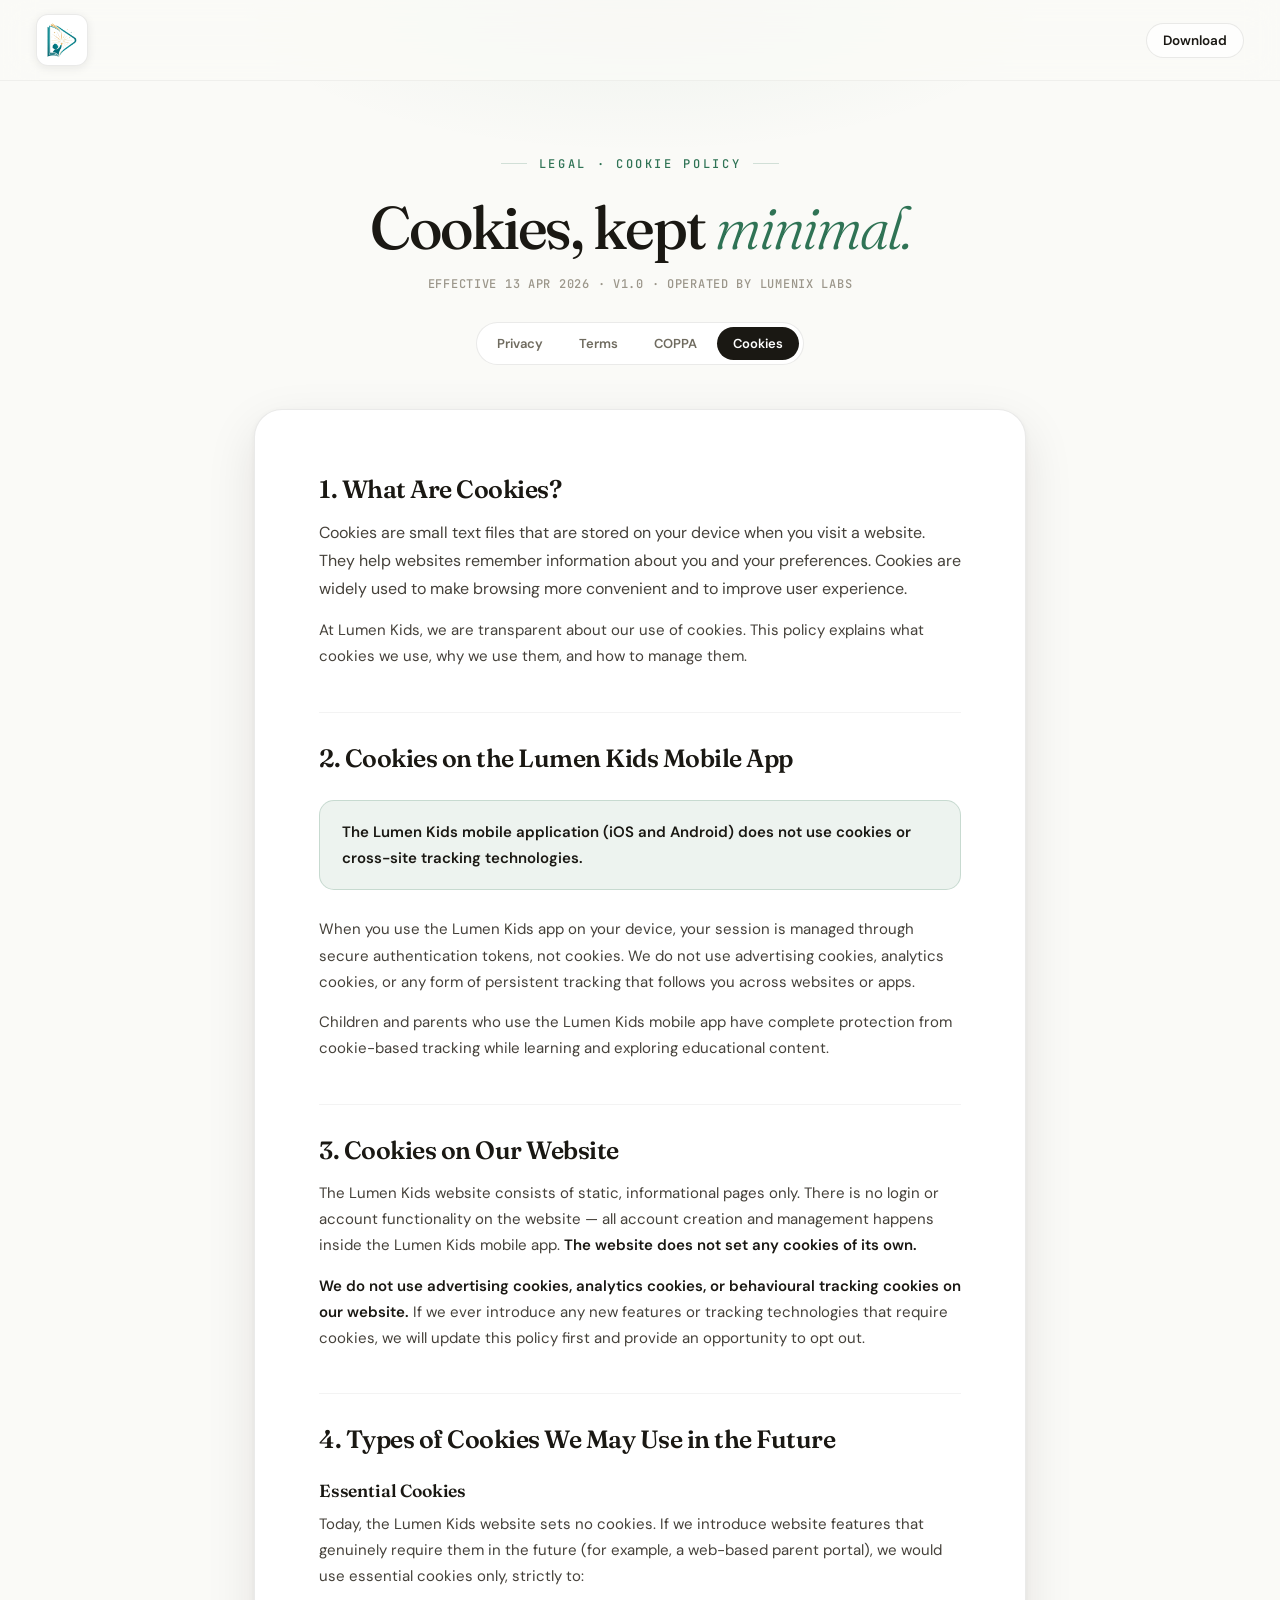
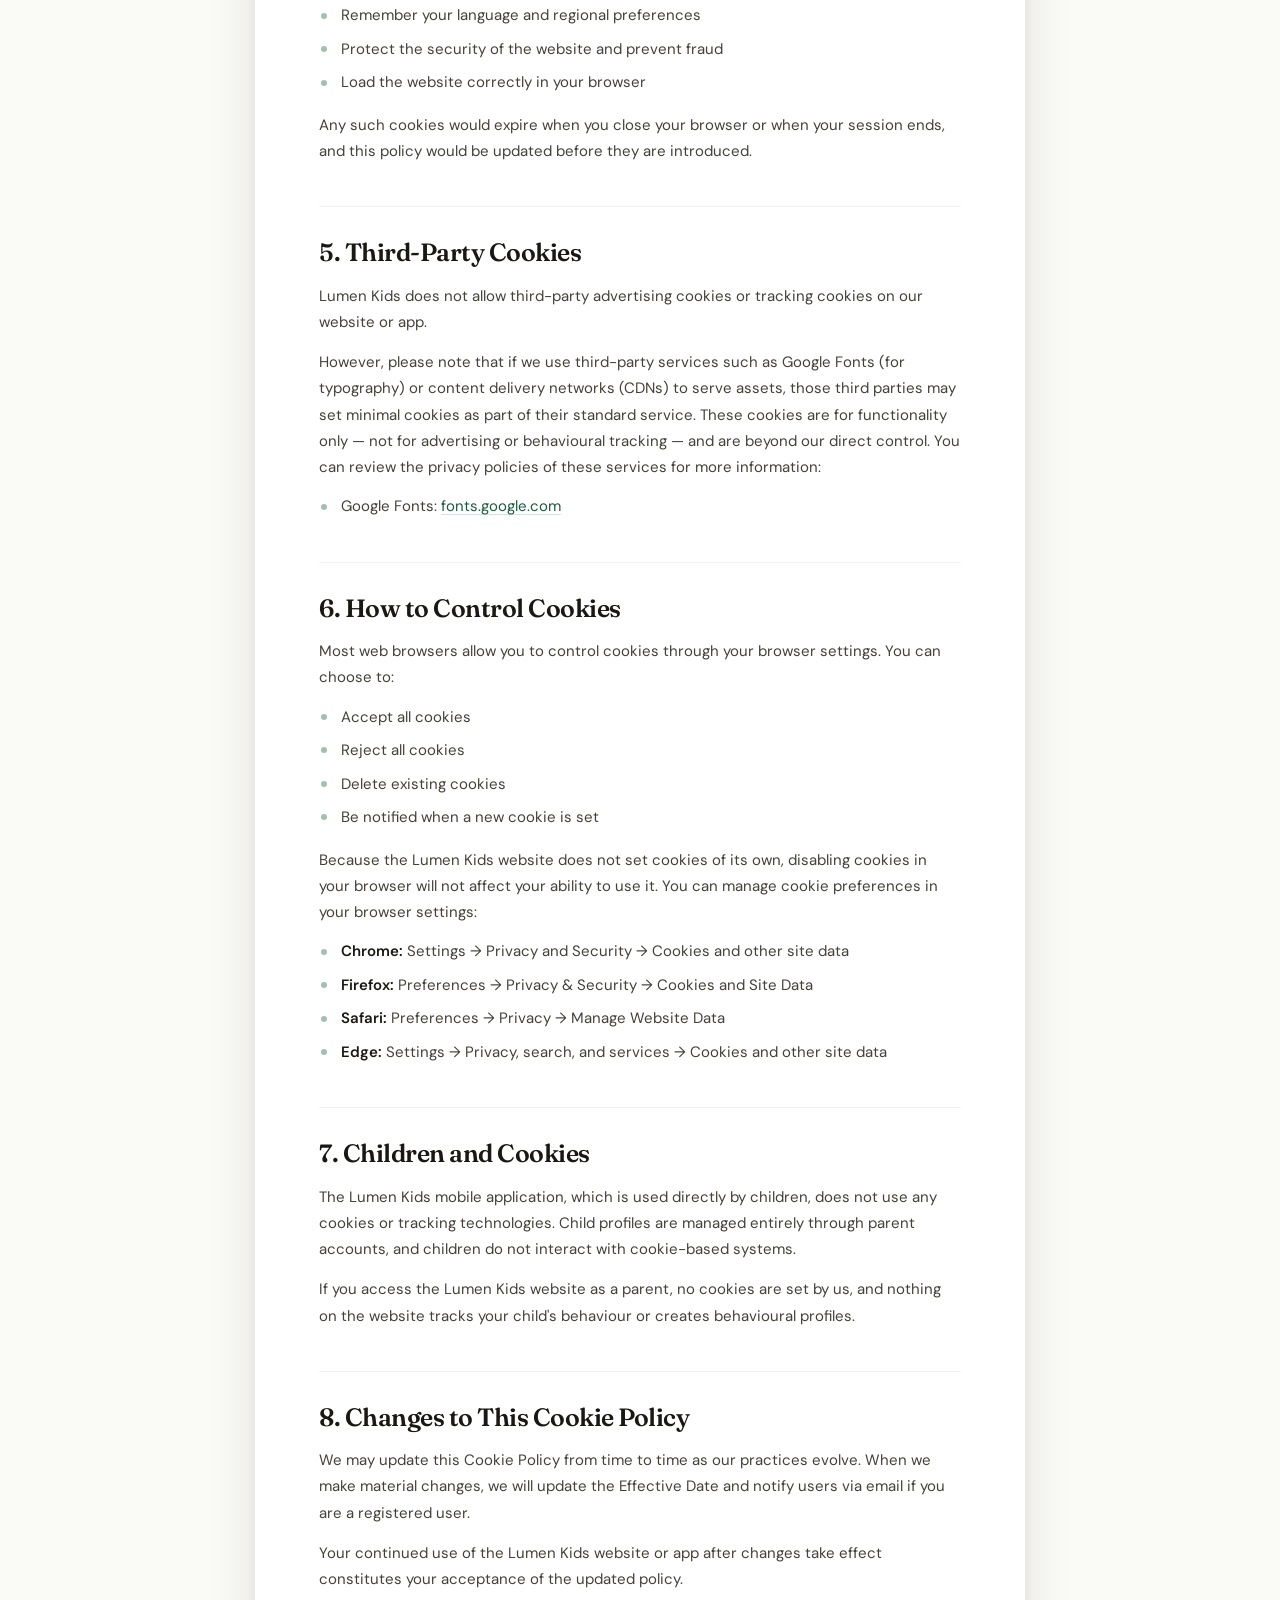
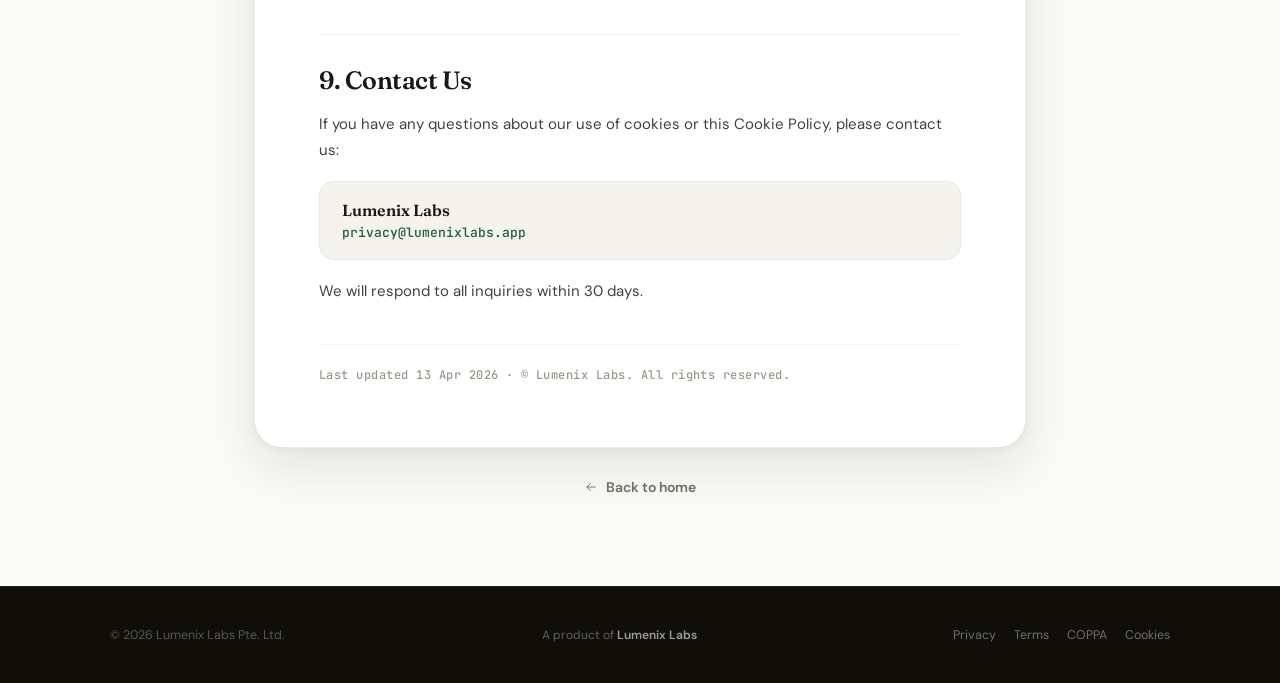
<file: cookies.html>
<!DOCTYPE html>
<html lang="en">
<head>
<meta charset="UTF-8">
<meta name="viewport" content="width=device-width, initial-scale=1.0">
<title>Lumen Kids — Cookie Policy</title>
<link rel="preconnect" href="https://fonts.googleapis.com">
<link rel="preconnect" href="https://fonts.gstatic.com" crossorigin>
<link href="https://fonts.googleapis.com/css2?family=Fraunces:ital,opsz,wght@0,9..144,300;0,9..144,400;0,9..144,500;0,9..144,600;1,9..144,300;1,9..144,400&family=DM+Sans:opsz,wght@9..40,400;9..40,500;9..40,600;9..40,700&family=JetBrains+Mono:wght@400;500&display=swap" rel="stylesheet">
<link rel="stylesheet" href="legal.css">
</head>
<body>

<div class="top">
  <a href="index.html" class="brand-chip" aria-label="Lumen Kids home"><img src="lumen-kids-icon.webp" alt="Lumen Kids"></a>
  <a href="download.html" class="dl">Download</a>
</div>

<header class="lhero">
  <div class="glow"></div>
  <div class="over"><span class="ln"></span>Legal · Cookie Policy<span class="ln"></span></div>
  <h1>Cookies, kept <em>minimal.</em></h1>
  <div class="lmeta">Effective 13 Apr 2026 · v1.0 · Operated by Lumenix Labs</div>
  <nav class="ltabs" aria-label="Legal documents">
    <a href="privacy.html">Privacy</a>
    <a href="terms.html">Terms</a>
    <a href="coppa.html">COPPA</a>
    <a href="cookies.html" class="on" aria-current="page">Cookies</a>
  </nav>
</header>

<div class="doc-wrap">
<article class="doc">

  <h2>1. What Are Cookies?</h2>
  <p class="lead">Cookies are small text files that are stored on your device when you visit a website. They help websites remember information about you and your preferences. Cookies are widely used to make browsing more convenient and to improve user experience.</p>
  <p>At Lumen Kids, we are transparent about our use of cookies. This policy explains what cookies we use, why we use them, and how to manage them.</p>

  <h2>2. Cookies on the Lumen Kids Mobile App</h2>
  <div class="callout">
    <p><strong>The Lumen Kids mobile application (iOS and Android) does not use cookies or cross-site tracking technologies.</strong></p>
  </div>
  <p>When you use the Lumen Kids app on your device, your session is managed through secure authentication tokens, not cookies. We do not use advertising cookies, analytics cookies, or any form of persistent tracking that follows you across websites or apps.</p>
  <p>Children and parents who use the Lumen Kids mobile app have complete protection from cookie-based tracking while learning and exploring educational content.</p>

  <h2>3. Cookies on Our Website</h2>
  <p>The Lumen Kids website consists of static, informational pages only. There is no login or account functionality on the website — all account creation and management happens inside the Lumen Kids mobile app. <strong>The website does not set any cookies of its own.</strong></p>
  <p><strong>We do not use advertising cookies, analytics cookies, or behavioural tracking cookies on our website.</strong> If we ever introduce any new features or tracking technologies that require cookies, we will update this policy first and provide an opportunity to opt out.</p>

  <h2>4. Types of Cookies We May Use in the Future</h2>
  <h3>Essential Cookies</h3>
  <p>Today, the Lumen Kids website sets no cookies. If we introduce website features that genuinely require them in the future (for example, a web-based parent portal), we would use essential cookies only, strictly to:</p>
  <ul>
    <li>Remember your language and regional preferences</li>
    <li>Protect the security of the website and prevent fraud</li>
    <li>Load the website correctly in your browser</li>
  </ul>
  <p>Any such cookies would expire when you close your browser or when your session ends, and this policy would be updated before they are introduced.</p>

  <h2>5. Third-Party Cookies</h2>
  <p>Lumen Kids does not allow third-party advertising cookies or tracking cookies on our website or app.</p>
  <p>However, please note that if we use third-party services such as Google Fonts (for typography) or content delivery networks (CDNs) to serve assets, those third parties may set minimal cookies as part of their standard service. These cookies are for functionality only — not for advertising or behavioural tracking — and are beyond our direct control. You can review the privacy policies of these services for more information:</p>
  <ul>
    <li>Google Fonts: <a href="https://fonts.google.com/">fonts.google.com</a></li>
  </ul>

  <h2>6. How to Control Cookies</h2>
  <p>Most web browsers allow you to control cookies through your browser settings. You can choose to:</p>
  <ul>
    <li>Accept all cookies</li>
    <li>Reject all cookies</li>
    <li>Delete existing cookies</li>
    <li>Be notified when a new cookie is set</li>
  </ul>
  <p>Because the Lumen Kids website does not set cookies of its own, disabling cookies in your browser will not affect your ability to use it. You can manage cookie preferences in your browser settings:</p>
  <ul>
    <li><strong>Chrome:</strong> Settings → Privacy and Security → Cookies and other site data</li>
    <li><strong>Firefox:</strong> Preferences → Privacy &amp; Security → Cookies and Site Data</li>
    <li><strong>Safari:</strong> Preferences → Privacy → Manage Website Data</li>
    <li><strong>Edge:</strong> Settings → Privacy, search, and services → Cookies and other site data</li>
  </ul>

  <h2>7. Children and Cookies</h2>
  <p>The Lumen Kids mobile application, which is used directly by children, does not use any cookies or tracking technologies. Child profiles are managed entirely through parent accounts, and children do not interact with cookie-based systems.</p>
  <p>If you access the Lumen Kids website as a parent, no cookies are set by us, and nothing on the website tracks your child's behaviour or creates behavioural profiles.</p>

  <h2>8. Changes to This Cookie Policy</h2>
  <p>We may update this Cookie Policy from time to time as our practices evolve. When we make material changes, we will update the Effective Date and notify users via email if you are a registered user.</p>
  <p>Your continued use of the Lumen Kids website or app after changes take effect constitutes your acceptance of the updated policy.</p>

  <h2>9. Contact Us</h2>
  <p>If you have any questions about our use of cookies or this Cookie Policy, please contact us:</p>
  <div class="contact-card">
    <span class="cc-name">Lumenix Labs</span>
    <span class="cc-mail">privacy@lumenixlabs.app</span>
  </div>
  <p>We will respond to all inquiries within 30 days.</p>

  <p class="last-updated">Last updated 13 Apr 2026 · © Lumenix Labs. All rights reserved.</p>
</article>

<div class="back-row"><a class="back-link" href="index.html"><svg class="ic" viewBox="0 0 24 24"><path d="M19 12H5M11 18l-6-6 6-6"/></svg>Back to home</a></div>
</div>

<footer class="site">
  <div class="f-in">
    <div class="f-copy">© 2026 Lumenix Labs Pte. Ltd.</div>
    <div class="f-lx"><span>A product of <b>Lumenix Labs</b></span></div>
    <div class="f-legal"><a href="privacy.html">Privacy</a><a href="terms.html">Terms</a><a href="coppa.html">COPPA</a><a href="cookies.html">Cookies</a></div>
  </div>
</footer>

</body>
</html>
</file>
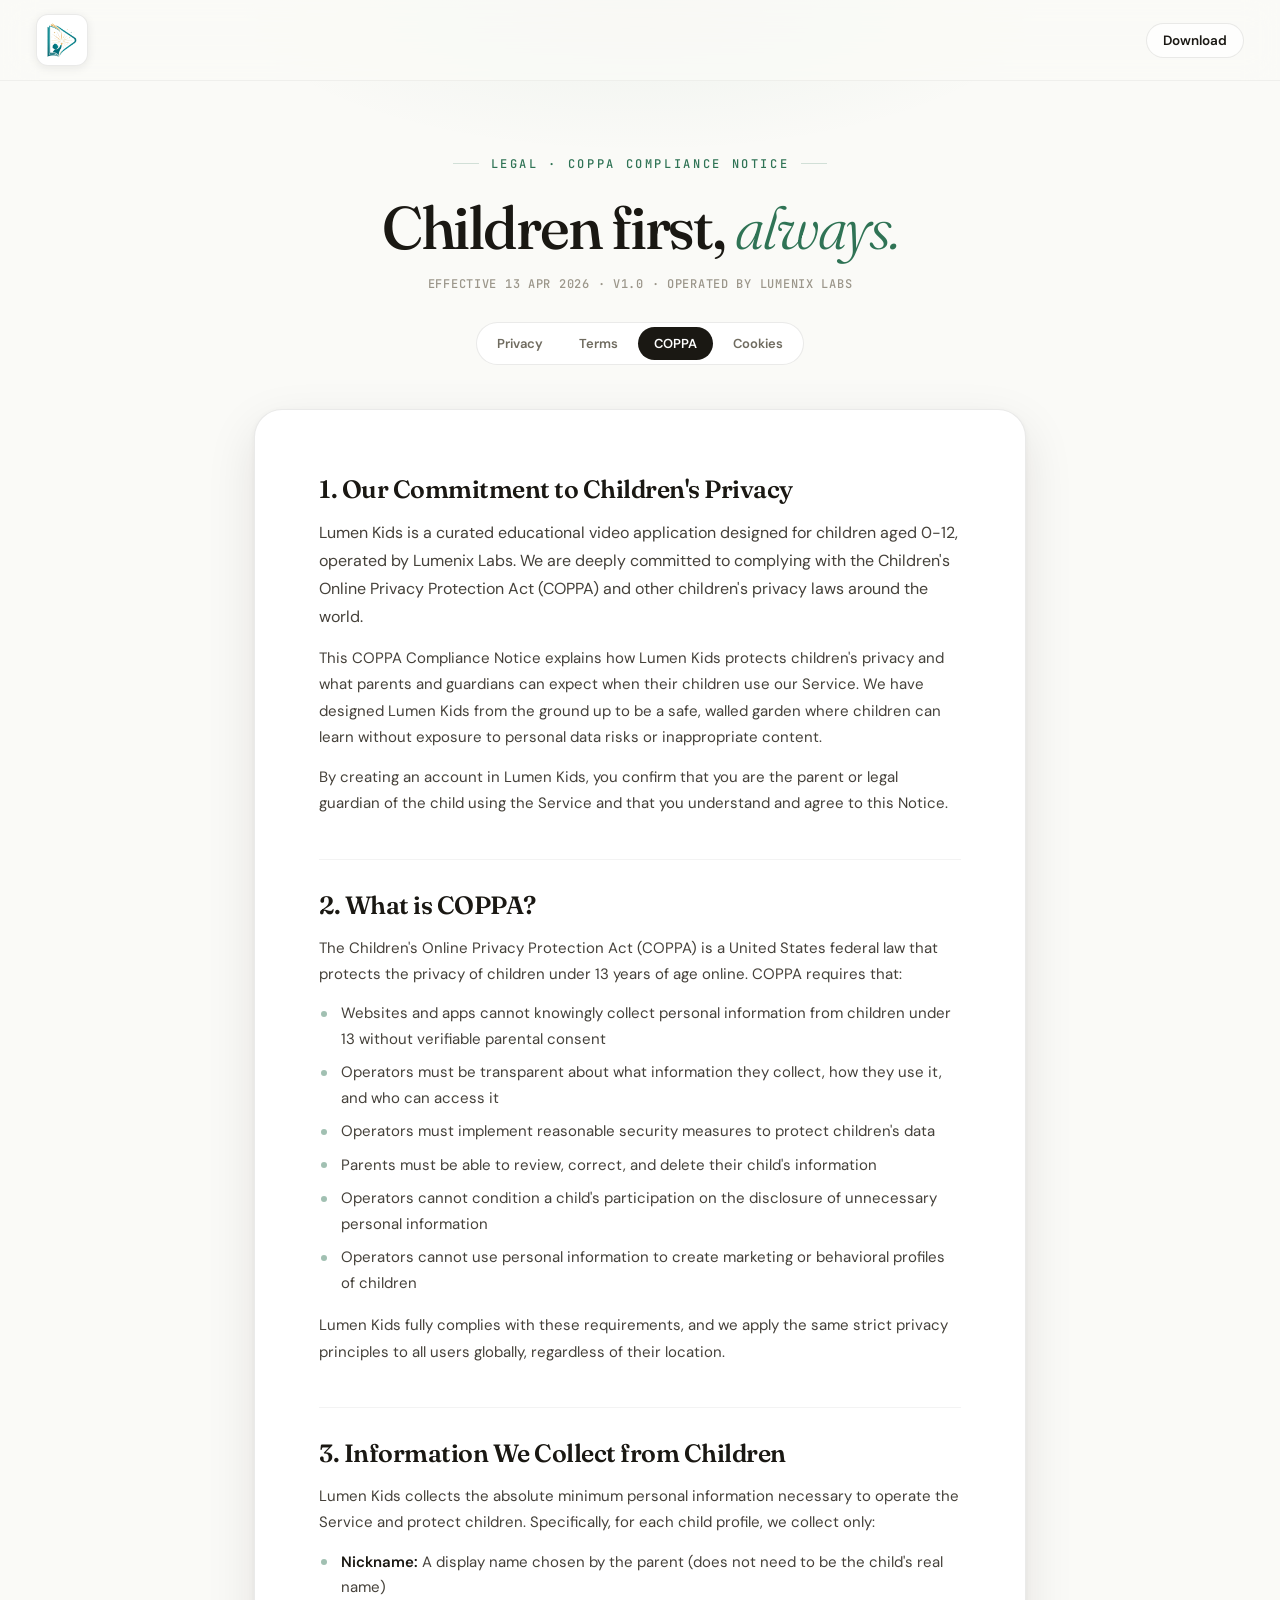
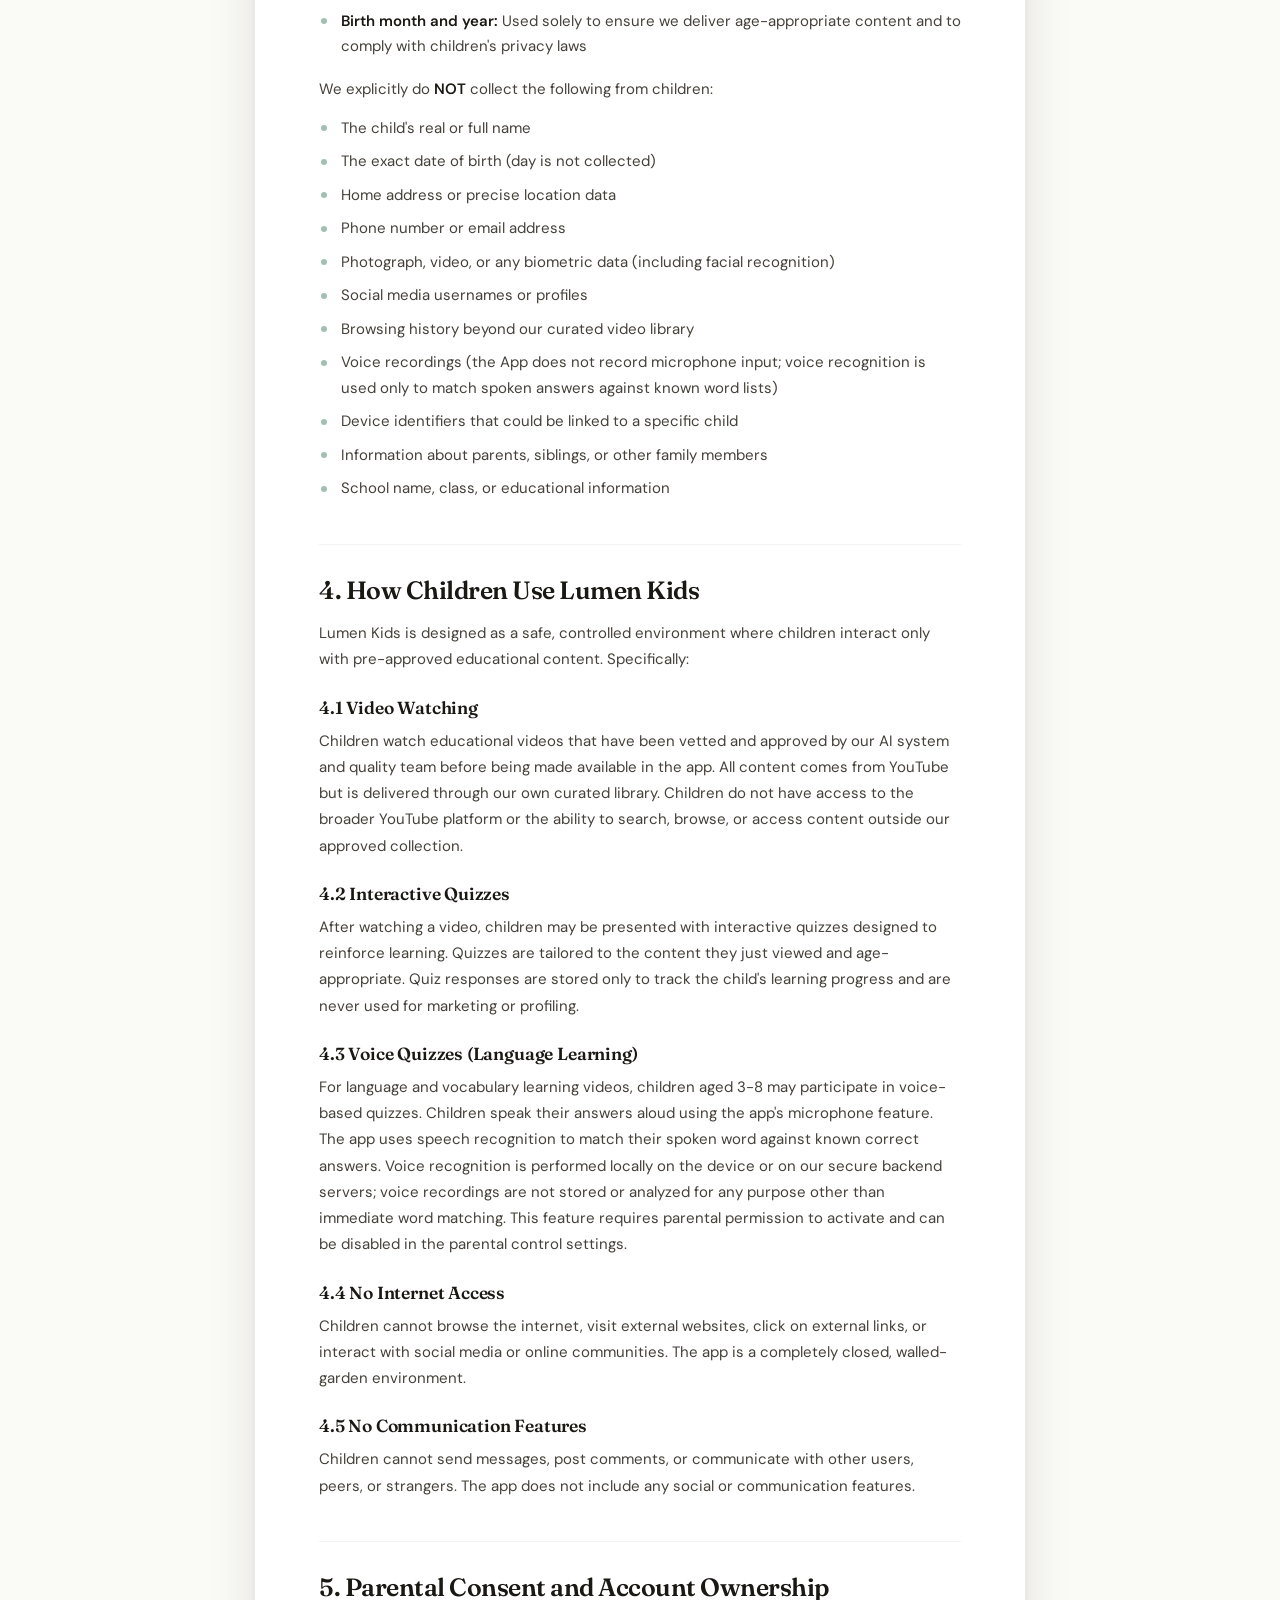
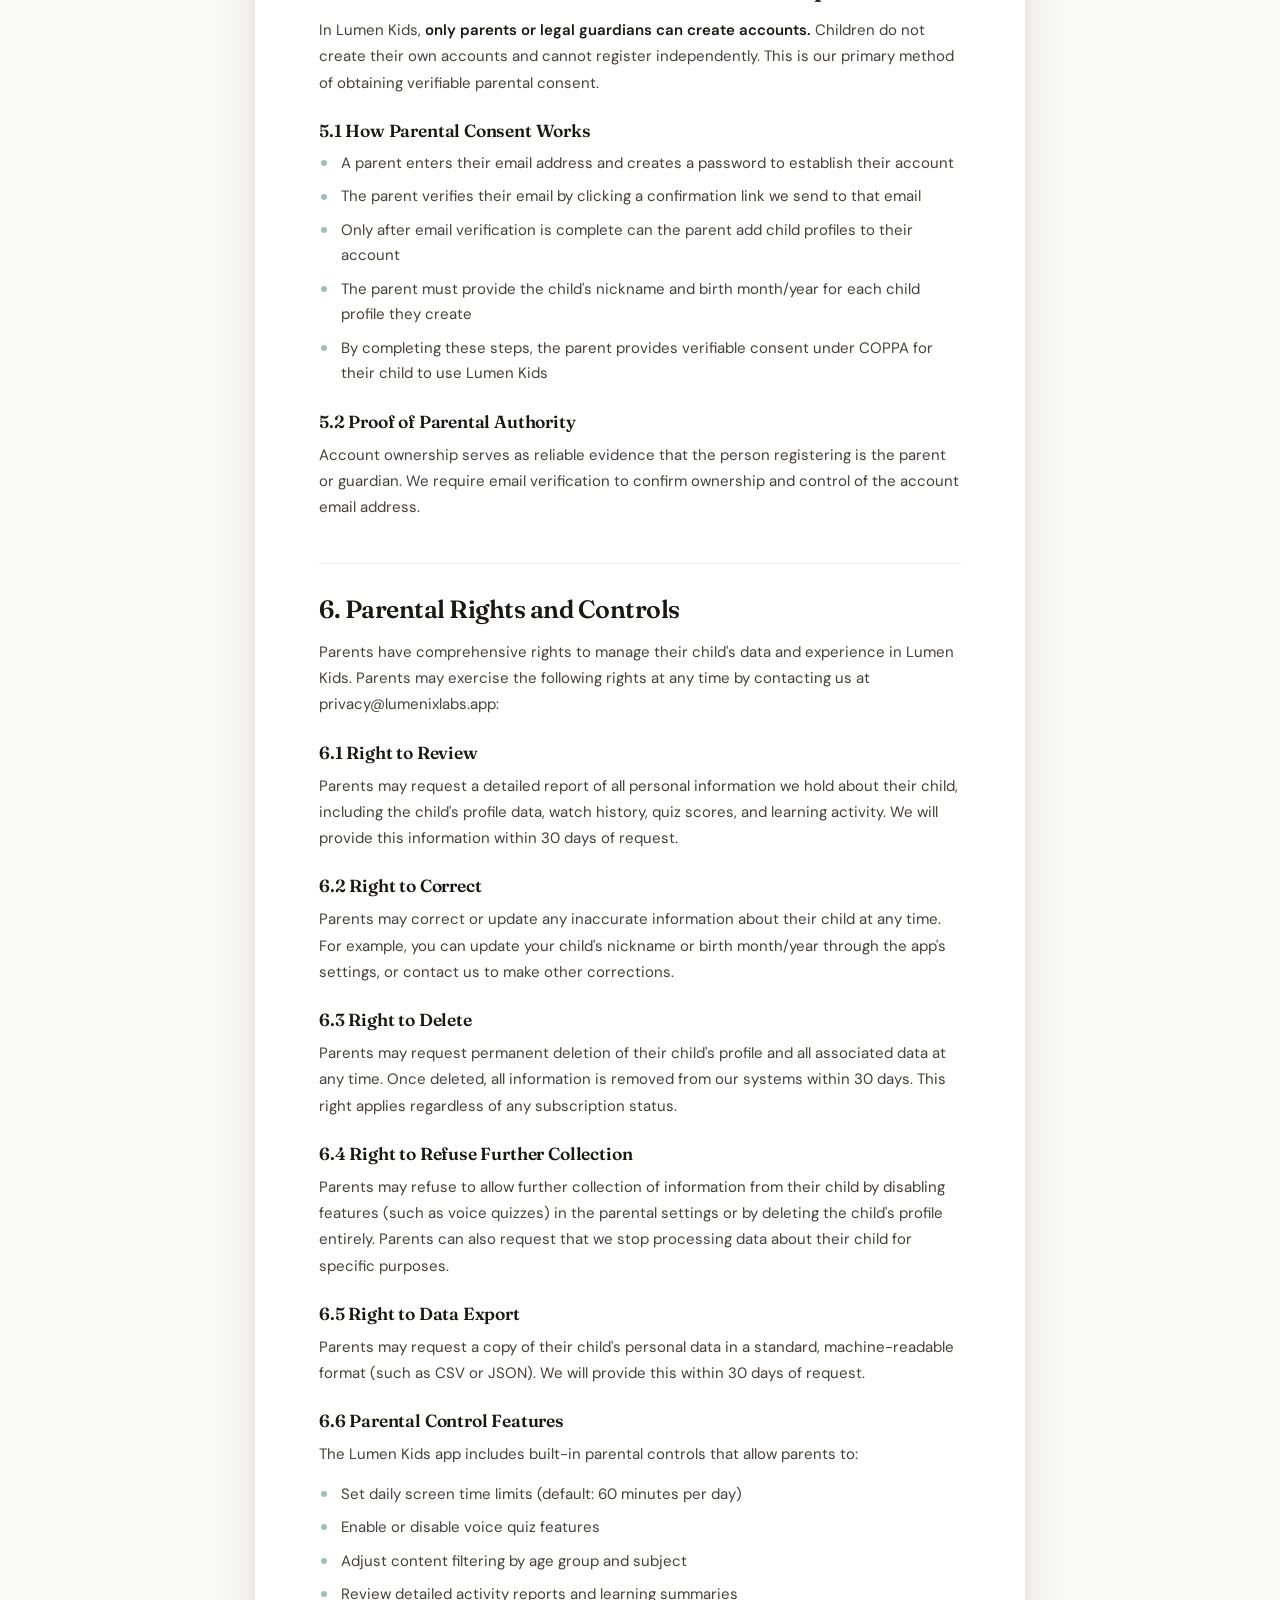
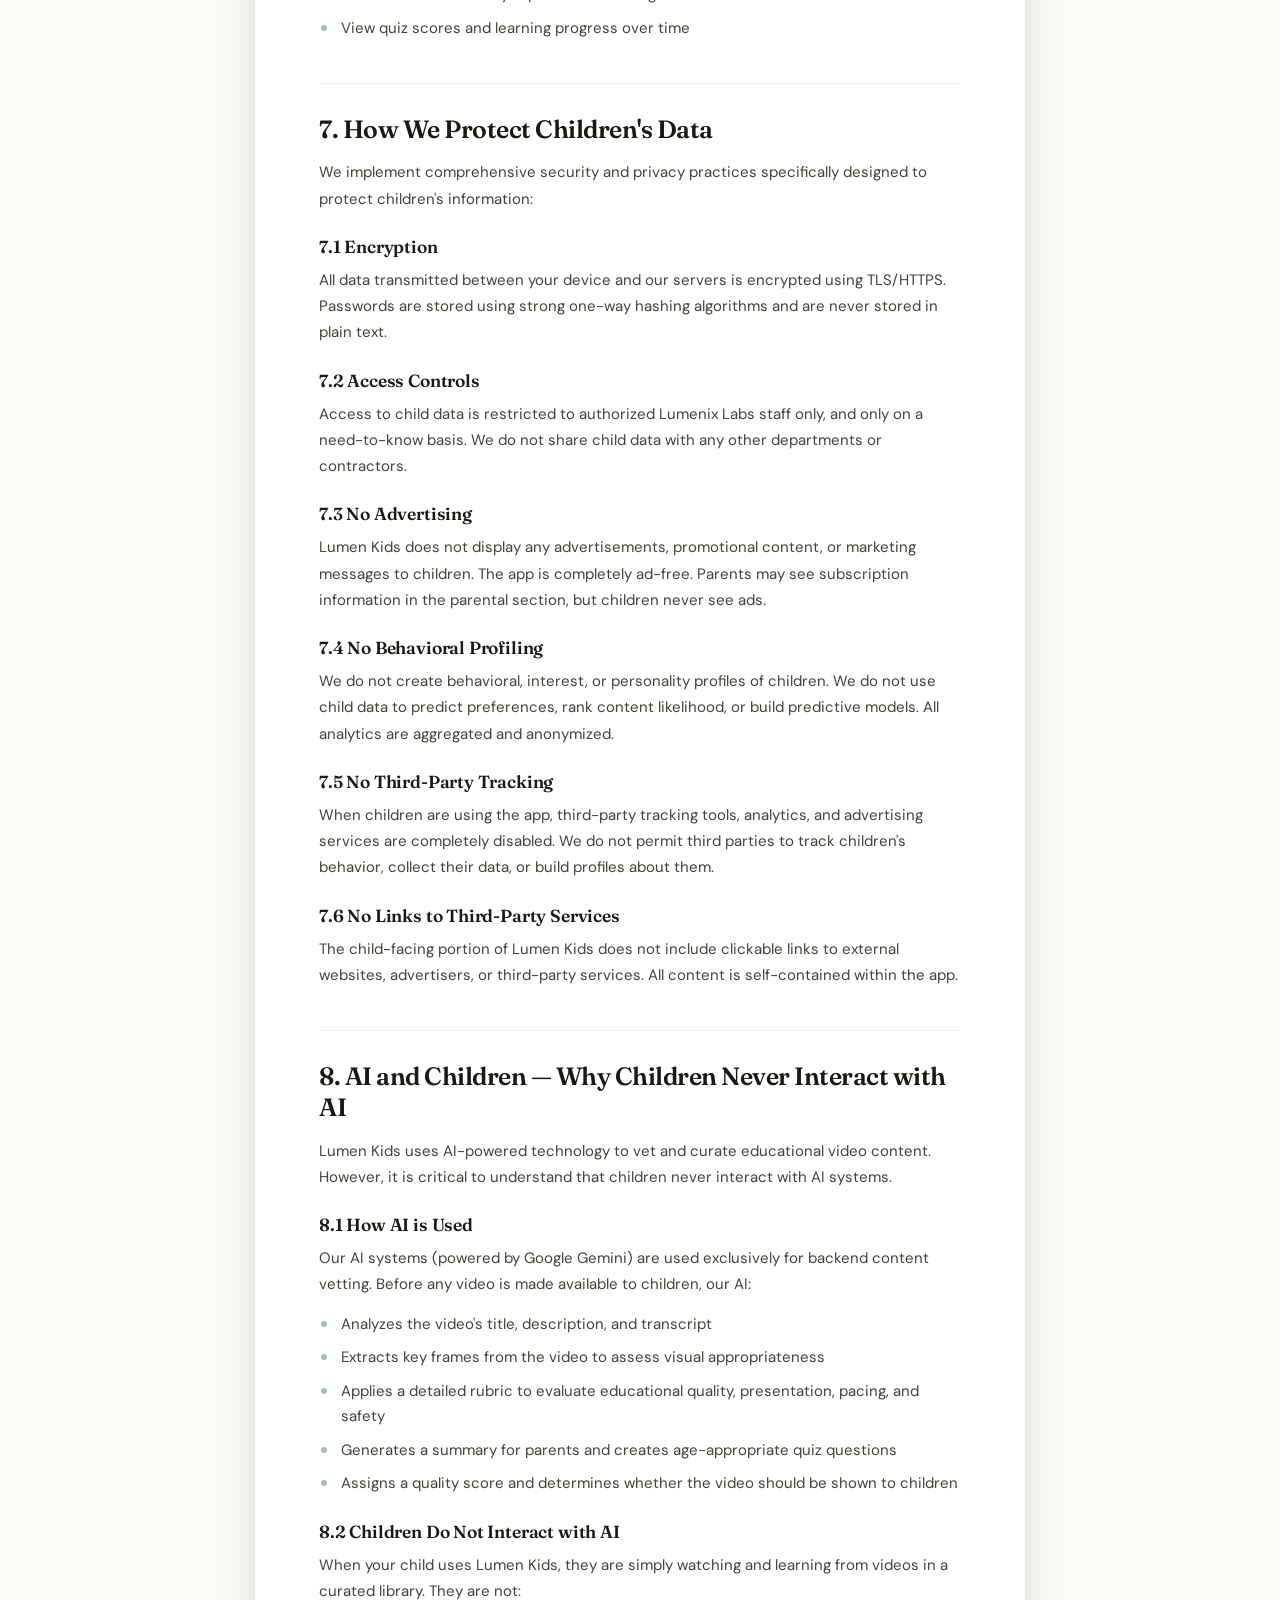
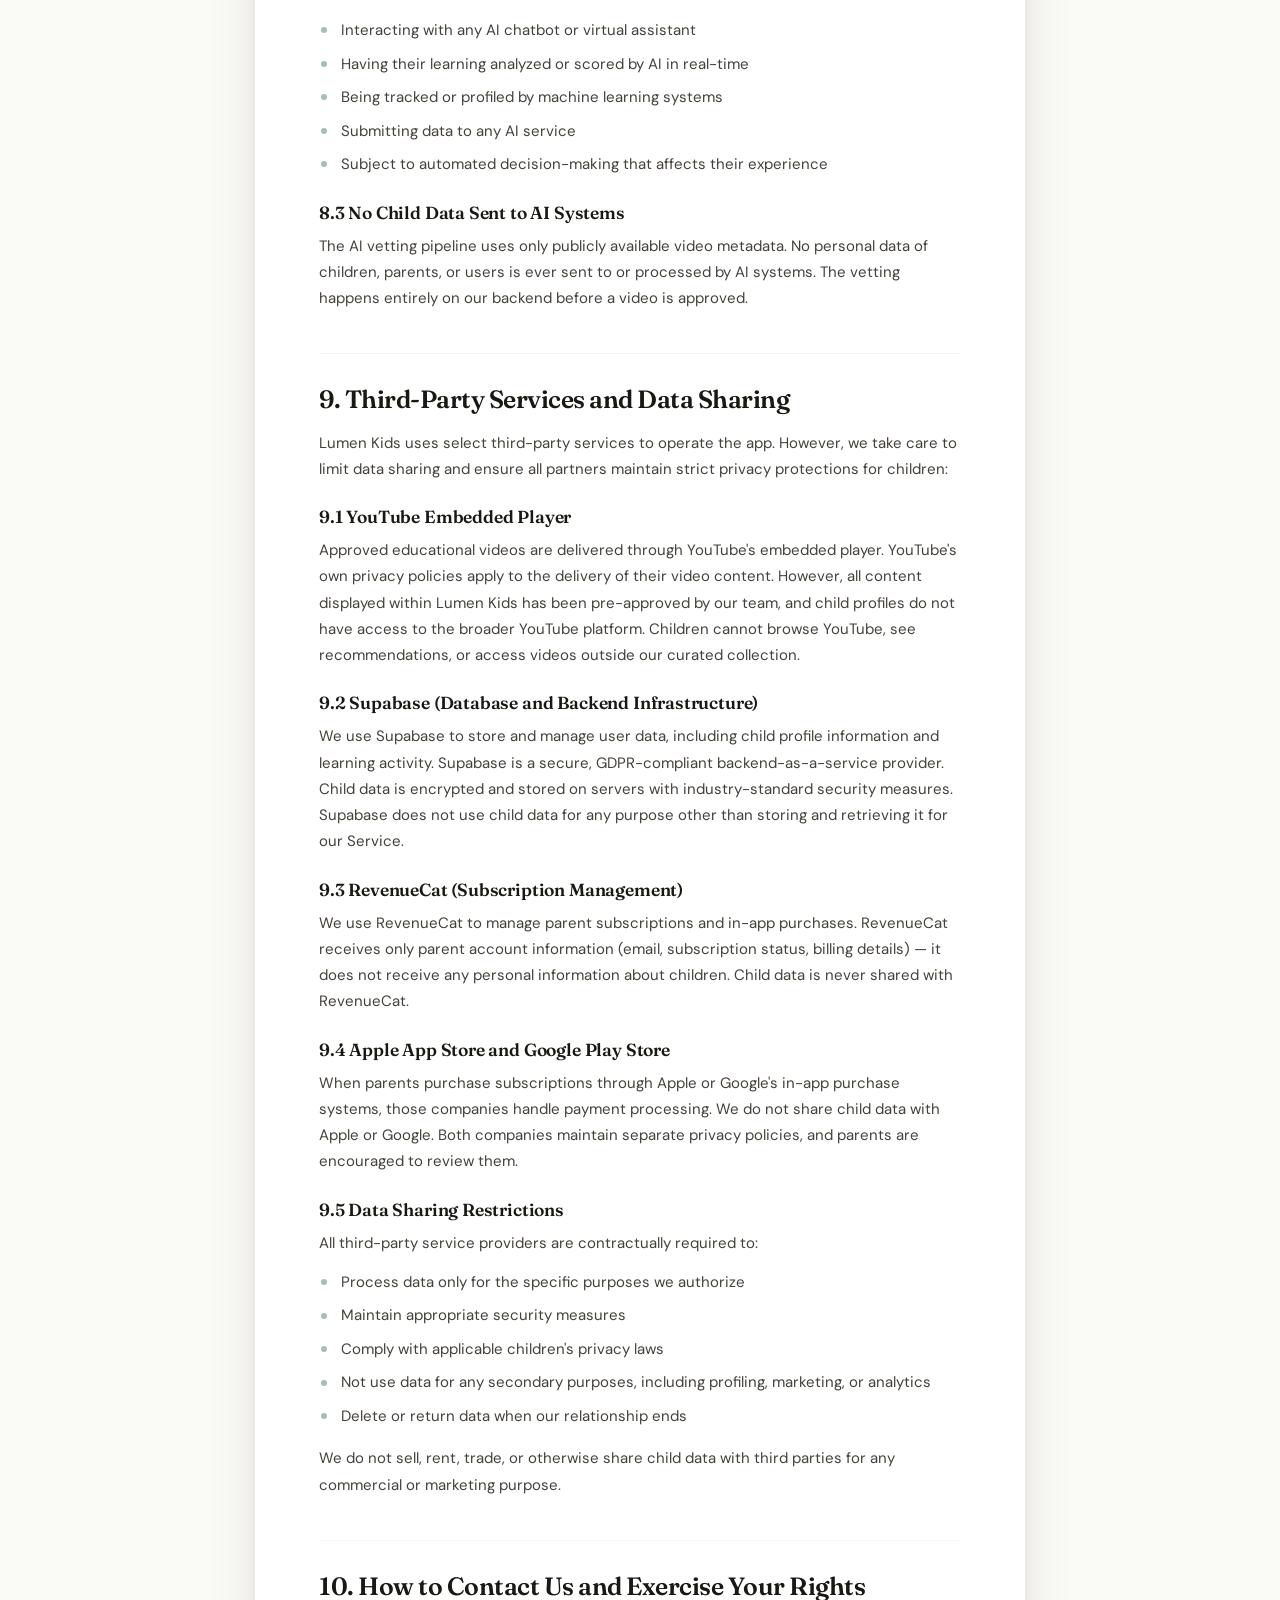
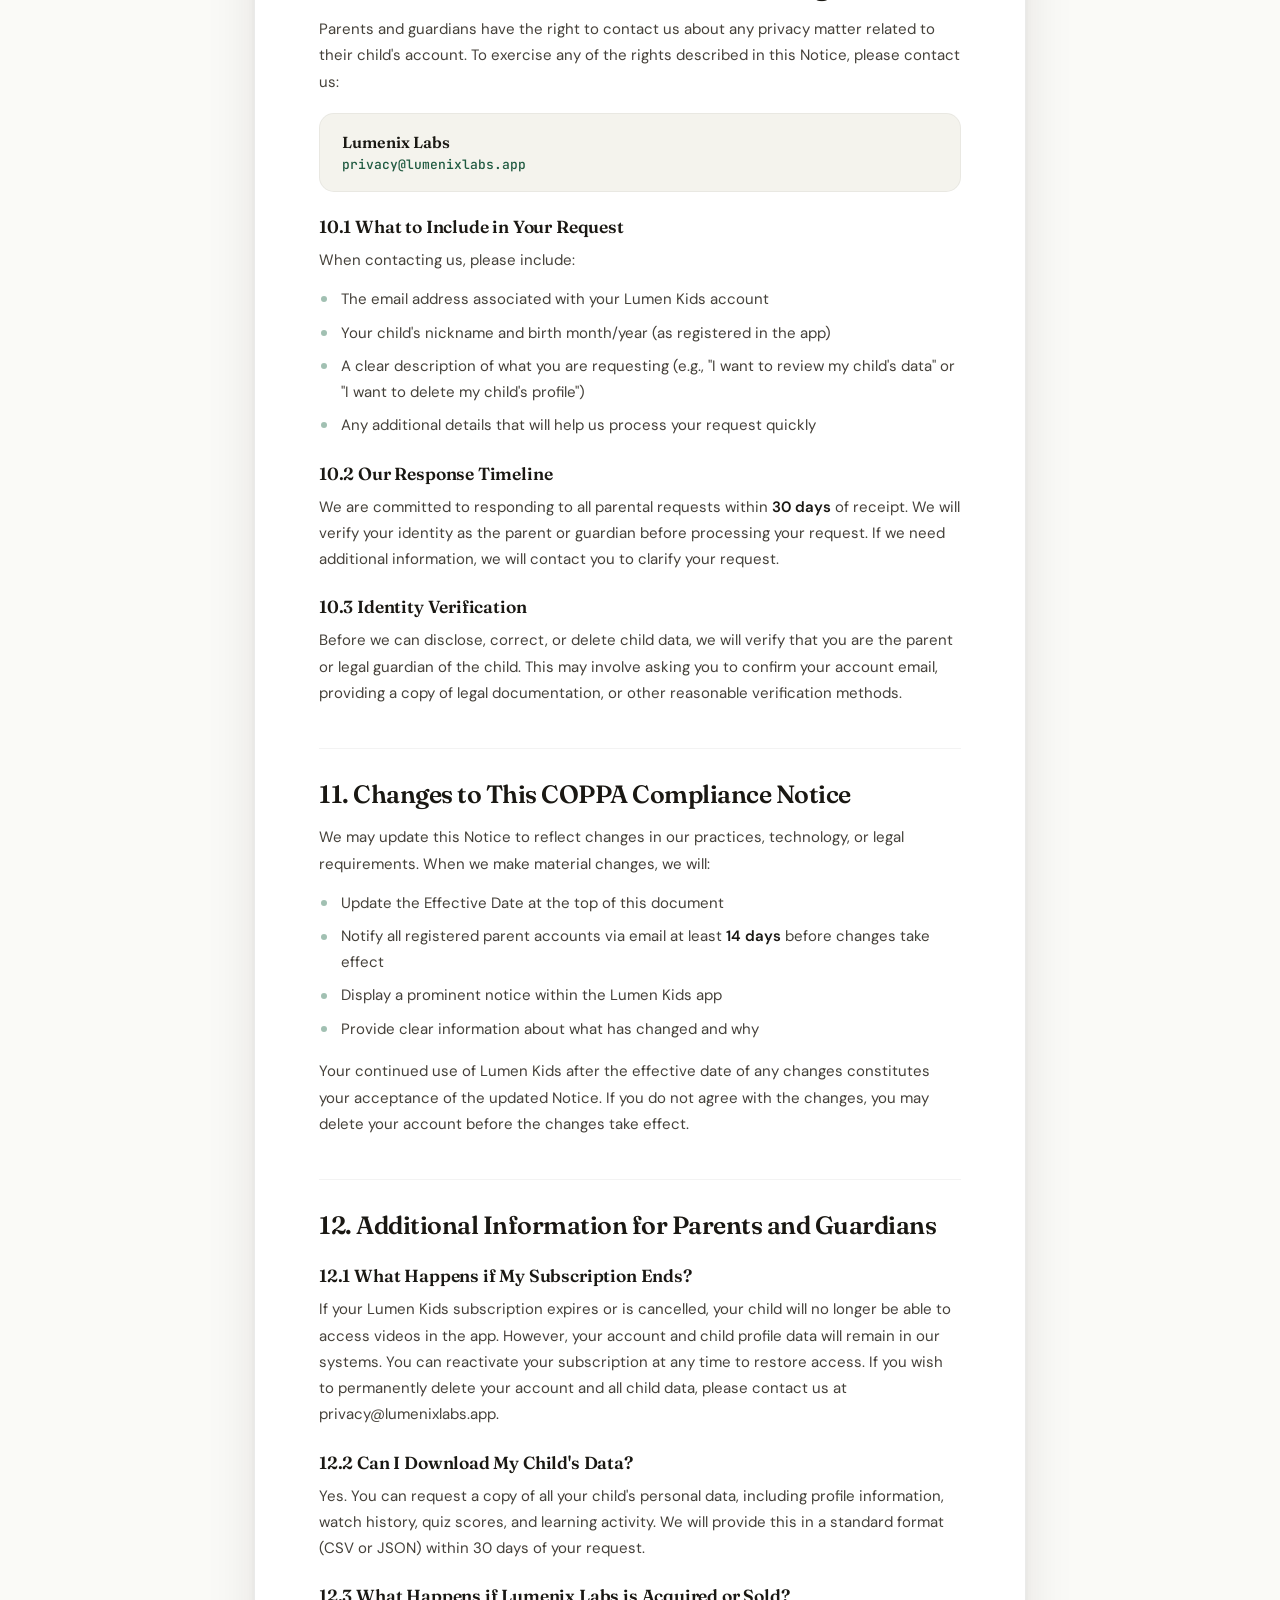
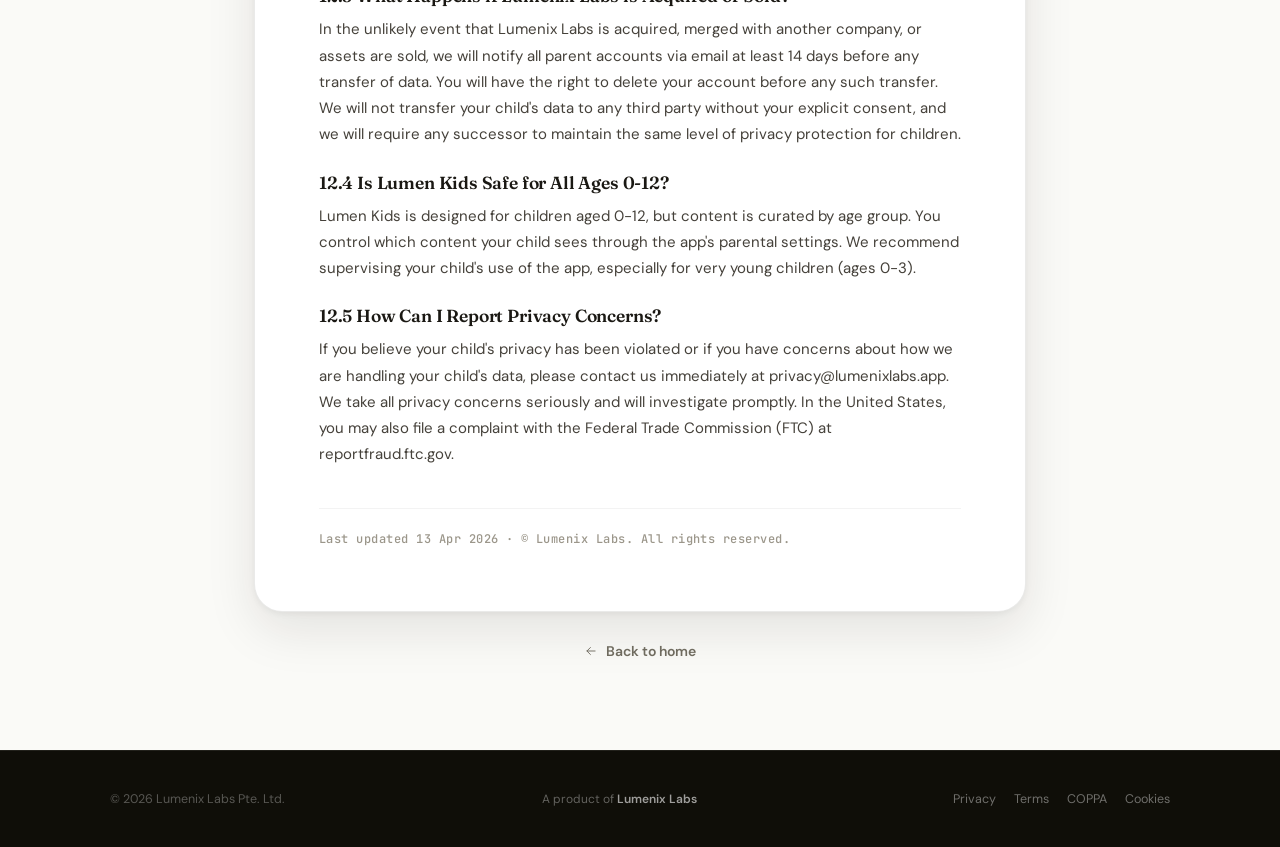
<file: coppa.html>
<!DOCTYPE html>
<html lang="en">
<head>
<meta charset="UTF-8">
<meta name="viewport" content="width=device-width, initial-scale=1.0">
<title>Lumen Kids — COPPA Compliance Notice</title>
<link rel="preconnect" href="https://fonts.googleapis.com">
<link rel="preconnect" href="https://fonts.gstatic.com" crossorigin>
<link href="https://fonts.googleapis.com/css2?family=Fraunces:ital,opsz,wght@0,9..144,300;0,9..144,400;0,9..144,500;0,9..144,600;1,9..144,300;1,9..144,400&family=DM+Sans:opsz,wght@9..40,400;9..40,500;9..40,600;9..40,700&family=JetBrains+Mono:wght@400;500&display=swap" rel="stylesheet">
<link rel="stylesheet" href="legal.css">
</head>
<body>

<div class="top">
  <a href="index.html" class="brand-chip" aria-label="Lumen Kids home"><img src="lumen-kids-icon.webp" alt="Lumen Kids"></a>
  <a href="download.html" class="dl">Download</a>
</div>

<header class="lhero">
  <div class="glow"></div>
  <div class="over"><span class="ln"></span>Legal · COPPA Compliance Notice<span class="ln"></span></div>
  <h1>Children first, <em>always.</em></h1>
  <div class="lmeta">Effective 13 Apr 2026 · v1.0 · Operated by Lumenix Labs</div>
  <nav class="ltabs" aria-label="Legal documents">
    <a href="privacy.html">Privacy</a>
    <a href="terms.html">Terms</a>
    <a href="coppa.html" class="on" aria-current="page">COPPA</a>
    <a href="cookies.html">Cookies</a>
  </nav>
</header>

<div class="doc-wrap">
<article class="doc">

  <h2>1. Our Commitment to Children's Privacy</h2>
  <p class="lead">Lumen Kids is a curated educational video application designed for children aged 0-12, operated by Lumenix Labs. We are deeply committed to complying with the Children's Online Privacy Protection Act (COPPA) and other children's privacy laws around the world.</p>
  <p>This COPPA Compliance Notice explains how Lumen Kids protects children's privacy and what parents and guardians can expect when their children use our Service. We have designed Lumen Kids from the ground up to be a safe, walled garden where children can learn without exposure to personal data risks or inappropriate content.</p>
  <p>By creating an account in Lumen Kids, you confirm that you are the parent or legal guardian of the child using the Service and that you understand and agree to this Notice.</p>

  <h2>2. What is COPPA?</h2>
  <p>The Children's Online Privacy Protection Act (COPPA) is a United States federal law that protects the privacy of children under 13 years of age online. COPPA requires that:</p>
  <ul>
    <li>Websites and apps cannot knowingly collect personal information from children under 13 without verifiable parental consent</li>
    <li>Operators must be transparent about what information they collect, how they use it, and who can access it</li>
    <li>Operators must implement reasonable security measures to protect children's data</li>
    <li>Parents must be able to review, correct, and delete their child's information</li>
    <li>Operators cannot condition a child's participation on the disclosure of unnecessary personal information</li>
    <li>Operators cannot use personal information to create marketing or behavioral profiles of children</li>
  </ul>
  <p>Lumen Kids fully complies with these requirements, and we apply the same strict privacy principles to all users globally, regardless of their location.</p>

  <h2>3. Information We Collect from Children</h2>
  <p>Lumen Kids collects the absolute minimum personal information necessary to operate the Service and protect children. Specifically, for each child profile, we collect only:</p>
  <ul>
    <li><strong>Nickname:</strong> A display name chosen by the parent (does not need to be the child's real name)</li>
    <li><strong>Birth month and year:</strong> Used solely to ensure we deliver age-appropriate content and to comply with children's privacy laws</li>
  </ul>
  <p>We explicitly do <strong>NOT</strong> collect the following from children:</p>
  <ul>
    <li>The child's real or full name</li>
    <li>The exact date of birth (day is not collected)</li>
    <li>Home address or precise location data</li>
    <li>Phone number or email address</li>
    <li>Photograph, video, or any biometric data (including facial recognition)</li>
    <li>Social media usernames or profiles</li>
    <li>Browsing history beyond our curated video library</li>
    <li>Voice recordings (the App does not record microphone input; voice recognition is used only to match spoken answers against known word lists)</li>
    <li>Device identifiers that could be linked to a specific child</li>
    <li>Information about parents, siblings, or other family members</li>
    <li>School name, class, or educational information</li>
  </ul>

  <h2>4. How Children Use Lumen Kids</h2>
  <p>Lumen Kids is designed as a safe, controlled environment where children interact only with pre-approved educational content. Specifically:</p>
  <h3>4.1 Video Watching</h3>
  <p>Children watch educational videos that have been vetted and approved by our AI system and quality team before being made available in the app. All content comes from YouTube but is delivered through our own curated library. Children do not have access to the broader YouTube platform or the ability to search, browse, or access content outside our approved collection.</p>
  <h3>4.2 Interactive Quizzes</h3>
  <p>After watching a video, children may be presented with interactive quizzes designed to reinforce learning. Quizzes are tailored to the content they just viewed and age-appropriate. Quiz responses are stored only to track the child's learning progress and are never used for marketing or profiling.</p>
  <h3>4.3 Voice Quizzes (Language Learning)</h3>
  <p>For language and vocabulary learning videos, children aged 3-8 may participate in voice-based quizzes. Children speak their answers aloud using the app's microphone feature. The app uses speech recognition to match their spoken word against known correct answers. Voice recognition is performed locally on the device or on our secure backend servers; voice recordings are not stored or analyzed for any purpose other than immediate word matching. This feature requires parental permission to activate and can be disabled in the parental control settings.</p>
  <h3>4.4 No Internet Access</h3>
  <p>Children cannot browse the internet, visit external websites, click on external links, or interact with social media or online communities. The app is a completely closed, walled-garden environment.</p>
  <h3>4.5 No Communication Features</h3>
  <p>Children cannot send messages, post comments, or communicate with other users, peers, or strangers. The app does not include any social or communication features.</p>

  <h2>5. Parental Consent and Account Ownership</h2>
  <p>In Lumen Kids, <strong>only parents or legal guardians can create accounts.</strong> Children do not create their own accounts and cannot register independently. This is our primary method of obtaining verifiable parental consent.</p>
  <h3>5.1 How Parental Consent Works</h3>
  <ul>
    <li>A parent enters their email address and creates a password to establish their account</li>
    <li>The parent verifies their email by clicking a confirmation link we send to that email</li>
    <li>Only after email verification is complete can the parent add child profiles to their account</li>
    <li>The parent must provide the child's nickname and birth month/year for each child profile they create</li>
    <li>By completing these steps, the parent provides verifiable consent under COPPA for their child to use Lumen Kids</li>
  </ul>
  <h3>5.2 Proof of Parental Authority</h3>
  <p>Account ownership serves as reliable evidence that the person registering is the parent or guardian. We require email verification to confirm ownership and control of the account email address.</p>

  <h2>6. Parental Rights and Controls</h2>
  <p>Parents have comprehensive rights to manage their child's data and experience in Lumen Kids. Parents may exercise the following rights at any time by contacting us at privacy@lumenixlabs.app:</p>
  <h3>6.1 Right to Review</h3>
  <p>Parents may request a detailed report of all personal information we hold about their child, including the child's profile data, watch history, quiz scores, and learning activity. We will provide this information within 30 days of request.</p>
  <h3>6.2 Right to Correct</h3>
  <p>Parents may correct or update any inaccurate information about their child at any time. For example, you can update your child's nickname or birth month/year through the app's settings, or contact us to make other corrections.</p>
  <h3>6.3 Right to Delete</h3>
  <p>Parents may request permanent deletion of their child's profile and all associated data at any time. Once deleted, all information is removed from our systems within 30 days. This right applies regardless of any subscription status.</p>
  <h3>6.4 Right to Refuse Further Collection</h3>
  <p>Parents may refuse to allow further collection of information from their child by disabling features (such as voice quizzes) in the parental settings or by deleting the child's profile entirely. Parents can also request that we stop processing data about their child for specific purposes.</p>
  <h3>6.5 Right to Data Export</h3>
  <p>Parents may request a copy of their child's personal data in a standard, machine-readable format (such as CSV or JSON). We will provide this within 30 days of request.</p>
  <h3>6.6 Parental Control Features</h3>
  <p>The Lumen Kids app includes built-in parental controls that allow parents to:</p>
  <ul>
    <li>Set daily screen time limits (default: 60 minutes per day)</li>
    <li>Enable or disable voice quiz features</li>
    <li>Adjust content filtering by age group and subject</li>
    <li>Review detailed activity reports and learning summaries</li>
    <li>View quiz scores and learning progress over time</li>
  </ul>

  <h2>7. How We Protect Children's Data</h2>
  <p>We implement comprehensive security and privacy practices specifically designed to protect children's information:</p>
  <h3>7.1 Encryption</h3>
  <p>All data transmitted between your device and our servers is encrypted using TLS/HTTPS. Passwords are stored using strong one-way hashing algorithms and are never stored in plain text.</p>
  <h3>7.2 Access Controls</h3>
  <p>Access to child data is restricted to authorized Lumenix Labs staff only, and only on a need-to-know basis. We do not share child data with any other departments or contractors.</p>
  <h3>7.3 No Advertising</h3>
  <p>Lumen Kids does not display any advertisements, promotional content, or marketing messages to children. The app is completely ad-free. Parents may see subscription information in the parental section, but children never see ads.</p>
  <h3>7.4 No Behavioral Profiling</h3>
  <p>We do not create behavioral, interest, or personality profiles of children. We do not use child data to predict preferences, rank content likelihood, or build predictive models. All analytics are aggregated and anonymized.</p>
  <h3>7.5 No Third-Party Tracking</h3>
  <p>When children are using the app, third-party tracking tools, analytics, and advertising services are completely disabled. We do not permit third parties to track children's behavior, collect their data, or build profiles about them.</p>
  <h3>7.6 No Links to Third-Party Services</h3>
  <p>The child-facing portion of Lumen Kids does not include clickable links to external websites, advertisers, or third-party services. All content is self-contained within the app.</p>

  <h2>8. AI and Children — Why Children Never Interact with AI</h2>
  <p>Lumen Kids uses AI-powered technology to vet and curate educational video content. However, it is critical to understand that children never interact with AI systems.</p>
  <h3>8.1 How AI is Used</h3>
  <p>Our AI systems (powered by Google Gemini) are used exclusively for backend content vetting. Before any video is made available to children, our AI:</p>
  <ul>
    <li>Analyzes the video's title, description, and transcript</li>
    <li>Extracts key frames from the video to assess visual appropriateness</li>
    <li>Applies a detailed rubric to evaluate educational quality, presentation, pacing, and safety</li>
    <li>Generates a summary for parents and creates age-appropriate quiz questions</li>
    <li>Assigns a quality score and determines whether the video should be shown to children</li>
  </ul>
  <h3>8.2 Children Do Not Interact with AI</h3>
  <p>When your child uses Lumen Kids, they are simply watching and learning from videos in a curated library. They are not:</p>
  <ul>
    <li>Interacting with any AI chatbot or virtual assistant</li>
    <li>Having their learning analyzed or scored by AI in real-time</li>
    <li>Being tracked or profiled by machine learning systems</li>
    <li>Submitting data to any AI service</li>
    <li>Subject to automated decision-making that affects their experience</li>
  </ul>
  <h3>8.3 No Child Data Sent to AI Systems</h3>
  <p>The AI vetting pipeline uses only publicly available video metadata. No personal data of children, parents, or users is ever sent to or processed by AI systems. The vetting happens entirely on our backend before a video is approved.</p>

  <h2>9. Third-Party Services and Data Sharing</h2>
  <p>Lumen Kids uses select third-party services to operate the app. However, we take care to limit data sharing and ensure all partners maintain strict privacy protections for children:</p>
  <h3>9.1 YouTube Embedded Player</h3>
  <p>Approved educational videos are delivered through YouTube's embedded player. YouTube's own privacy policies apply to the delivery of their video content. However, all content displayed within Lumen Kids has been pre-approved by our team, and child profiles do not have access to the broader YouTube platform. Children cannot browse YouTube, see recommendations, or access videos outside our curated collection.</p>
  <h3>9.2 Supabase (Database and Backend Infrastructure)</h3>
  <p>We use Supabase to store and manage user data, including child profile information and learning activity. Supabase is a secure, GDPR-compliant backend-as-a-service provider. Child data is encrypted and stored on servers with industry-standard security measures. Supabase does not use child data for any purpose other than storing and retrieving it for our Service.</p>
  <h3>9.3 RevenueCat (Subscription Management)</h3>
  <p>We use RevenueCat to manage parent subscriptions and in-app purchases. RevenueCat receives only parent account information (email, subscription status, billing details) — it does not receive any personal information about children. Child data is never shared with RevenueCat.</p>
  <h3>9.4 Apple App Store and Google Play Store</h3>
  <p>When parents purchase subscriptions through Apple or Google's in-app purchase systems, those companies handle payment processing. We do not share child data with Apple or Google. Both companies maintain separate privacy policies, and parents are encouraged to review them.</p>
  <h3>9.5 Data Sharing Restrictions</h3>
  <p>All third-party service providers are contractually required to:</p>
  <ul>
    <li>Process data only for the specific purposes we authorize</li>
    <li>Maintain appropriate security measures</li>
    <li>Comply with applicable children's privacy laws</li>
    <li>Not use data for any secondary purposes, including profiling, marketing, or analytics</li>
    <li>Delete or return data when our relationship ends</li>
  </ul>
  <p>We do not sell, rent, trade, or otherwise share child data with third parties for any commercial or marketing purpose.</p>

  <h2>10. How to Contact Us and Exercise Your Rights</h2>
  <p>Parents and guardians have the right to contact us about any privacy matter related to their child's account. To exercise any of the rights described in this Notice, please contact us:</p>
  <div class="contact-card">
    <span class="cc-name">Lumenix Labs</span>
    <span class="cc-mail">privacy@lumenixlabs.app</span>
  </div>
  <h3>10.1 What to Include in Your Request</h3>
  <p>When contacting us, please include:</p>
  <ul>
    <li>The email address associated with your Lumen Kids account</li>
    <li>Your child's nickname and birth month/year (as registered in the app)</li>
    <li>A clear description of what you are requesting (e.g., "I want to review my child's data" or "I want to delete my child's profile")</li>
    <li>Any additional details that will help us process your request quickly</li>
  </ul>
  <h3>10.2 Our Response Timeline</h3>
  <p>We are committed to responding to all parental requests within <strong>30 days</strong> of receipt. We will verify your identity as the parent or guardian before processing your request. If we need additional information, we will contact you to clarify your request.</p>
  <h3>10.3 Identity Verification</h3>
  <p>Before we can disclose, correct, or delete child data, we will verify that you are the parent or legal guardian of the child. This may involve asking you to confirm your account email, providing a copy of legal documentation, or other reasonable verification methods.</p>

  <h2>11. Changes to This COPPA Compliance Notice</h2>
  <p>We may update this Notice to reflect changes in our practices, technology, or legal requirements. When we make material changes, we will:</p>
  <ul>
    <li>Update the Effective Date at the top of this document</li>
    <li>Notify all registered parent accounts via email at least <strong>14 days</strong> before changes take effect</li>
    <li>Display a prominent notice within the Lumen Kids app</li>
    <li>Provide clear information about what has changed and why</li>
  </ul>
  <p>Your continued use of Lumen Kids after the effective date of any changes constitutes your acceptance of the updated Notice. If you do not agree with the changes, you may delete your account before the changes take effect.</p>

  <h2>12. Additional Information for Parents and Guardians</h2>
  <h3>12.1 What Happens if My Subscription Ends?</h3>
  <p>If your Lumen Kids subscription expires or is cancelled, your child will no longer be able to access videos in the app. However, your account and child profile data will remain in our systems. You can reactivate your subscription at any time to restore access. If you wish to permanently delete your account and all child data, please contact us at privacy@lumenixlabs.app.</p>
  <h3>12.2 Can I Download My Child's Data?</h3>
  <p>Yes. You can request a copy of all your child's personal data, including profile information, watch history, quiz scores, and learning activity. We will provide this in a standard format (CSV or JSON) within 30 days of your request.</p>
  <h3>12.3 What Happens if Lumenix Labs is Acquired or Sold?</h3>
  <p>In the unlikely event that Lumenix Labs is acquired, merged with another company, or assets are sold, we will notify all parent accounts via email at least 14 days before any transfer of data. You will have the right to delete your account before any such transfer. We will not transfer your child's data to any third party without your explicit consent, and we will require any successor to maintain the same level of privacy protection for children.</p>
  <h3>12.4 Is Lumen Kids Safe for All Ages 0-12?</h3>
  <p>Lumen Kids is designed for children aged 0-12, but content is curated by age group. You control which content your child sees through the app's parental settings. We recommend supervising your child's use of the app, especially for very young children (ages 0-3).</p>
  <h3>12.5 How Can I Report Privacy Concerns?</h3>
  <p>If you believe your child's privacy has been violated or if you have concerns about how we are handling your child's data, please contact us immediately at privacy@lumenixlabs.app. We take all privacy concerns seriously and will investigate promptly. In the United States, you may also file a complaint with the Federal Trade Commission (FTC) at reportfraud.ftc.gov.</p>

  <p class="last-updated">Last updated 13 Apr 2026 · © Lumenix Labs. All rights reserved.</p>
</article>

<div class="back-row"><a class="back-link" href="index.html"><svg class="ic" viewBox="0 0 24 24"><path d="M19 12H5M11 18l-6-6 6-6"/></svg>Back to home</a></div>
</div>

<footer class="site">
  <div class="f-in">
    <div class="f-copy">© 2026 Lumenix Labs Pte. Ltd.</div>
    <div class="f-lx"><span>A product of <b>Lumenix Labs</b></span></div>
    <div class="f-legal"><a href="privacy.html">Privacy</a><a href="terms.html">Terms</a><a href="coppa.html">COPPA</a><a href="cookies.html">Cookies</a></div>
  </div>
</footer>

</body>
</html>
</file>
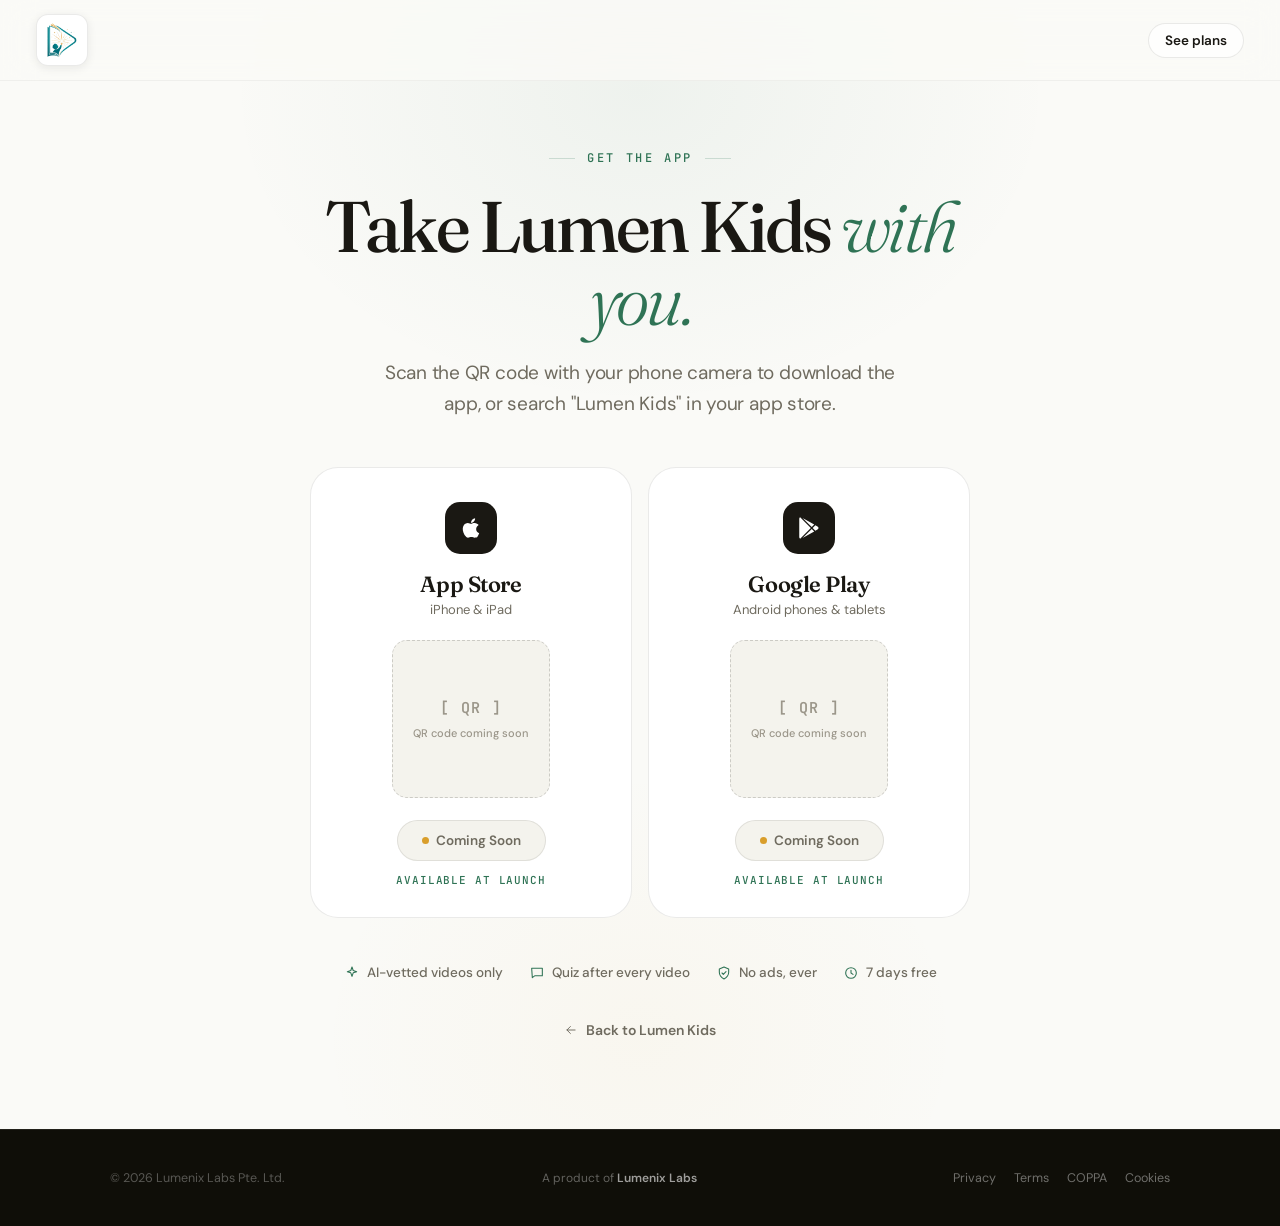
<file: download.html>
<!DOCTYPE html>
<html lang="en">
<head>
<meta charset="UTF-8">
<meta name="viewport" content="width=device-width, initial-scale=1.0">
<title>Download Lumen Kids — App Store &amp; Google Play</title>
<link rel="preconnect" href="https://fonts.googleapis.com">
<link rel="preconnect" href="https://fonts.gstatic.com" crossorigin>
<link href="https://fonts.googleapis.com/css2?family=Fraunces:ital,opsz,wght@0,9..144,300;0,9..144,400;0,9..144,500;0,9..144,600;1,9..144,300;1,9..144,400&family=DM+Sans:opsz,wght@9..40,400;9..40,500;9..40,600;9..40,700&family=JetBrains+Mono:wght@400;500&display=swap" rel="stylesheet">
<link rel="stylesheet" href="legal.css">
<style>
body { min-height: 100vh; display: flex; flex-direction: column; }
.dhero { flex: 1; position: relative; display: flex; flex-direction: column; align-items: center; justify-content: center; text-align: center; padding: 150px 24px 90px; overflow: hidden; }
.dhero .glow { position: absolute; inset: 0; pointer-events: none; z-index: 0; background: radial-gradient(46% 40% at 50% 8%, rgba(47,115,85,0.06) 0%, transparent 70%), radial-gradient(36% 34% at 50% 92%, rgba(217,158,43,0.04) 0%, transparent 70%); }
.dhero > :not(.glow) { position: relative; z-index: 1; }
.dhero h1 { font-family: 'Fraunces', serif; font-weight: 500; font-size: clamp(38px, 5.6vw, 72px); line-height: 1.02; letter-spacing: -0.04em; max-width: 16ch; margin: 0 auto; }
.dhero h1 em { font-style: italic; font-weight: 300; color: var(--sage); }
.dsub { font-size: clamp(16px, 1.8vw, 19px); color: var(--muted); line-height: 1.6; max-width: 520px; margin: 22px auto 0; letter-spacing: -0.012em; }

/* reveal */
.r { opacity: 0; transform: translateY(20px); animation: rise .9s var(--ease) forwards; }
.r[data-d="1"]{ animation-delay:.1s } .r[data-d="2"]{ animation-delay:.2s } .r[data-d="3"]{ animation-delay:.3s } .r[data-d="4"]{ animation-delay:.4s } .r[data-d="5"]{ animation-delay:.5s }
@keyframes rise { to { opacity: 1; transform: none; } }
@media (prefers-reduced-motion: reduce){ .r { animation: none; opacity: 1; transform: none; } }

/* store cards */
.stores { display: grid; grid-template-columns: 1fr 1fr; gap: 16px; max-width: 660px; width: 100%; margin: 48px auto 0; }
.store { background: var(--surface); border: 1px solid var(--line); border-radius: var(--r-xl); padding: 34px 28px 30px; transition: transform .35s var(--ease), box-shadow .35s var(--ease); }
.store:hover { transform: translateY(-6px); box-shadow: var(--sh-2); }
.store .glyph { width: 52px; height: 52px; border-radius: 15px; background: var(--ink); color: #fff; display: grid; place-items: center; margin: 0 auto 16px; }
.store .glyph svg { width: 26px; height: 26px; fill: currentColor; }
.store .sn { font-family: 'Fraunces', serif; font-size: 22px; font-weight: 600; letter-spacing: -0.02em; }
.store .sl { font-size: 13px; color: var(--muted); margin-top: 3px; margin-bottom: 22px; }
.qr { width: 158px; height: 158px; margin: 0 auto 22px; background: var(--surface-2); border: 1px dashed rgba(26,24,19,0.18); border-radius: var(--r-md); display: flex; flex-direction: column; align-items: center; justify-content: center; gap: 8px; }
.qr .qg { font: 600 15px 'JetBrains Mono'; color: var(--faint); letter-spacing: 0.1em; }
.qr .qt { font-size: 11px; color: var(--faint); font-weight: 500; }
.soon-pill { display: inline-flex; align-items: center; gap: 7px; background: var(--surface-2); color: var(--muted); border: 1px solid var(--line); padding: 11px 24px; border-radius: 100px; font: 600 13.5px 'DM Sans'; }
.soon-pill .p { width: 7px; height: 7px; border-radius: 50%; background: var(--gold); animation: pulse 2s infinite; }
.soon-note { font: 500 11px 'JetBrains Mono'; letter-spacing: 0.08em; text-transform: uppercase; color: var(--sage); margin-top: 12px; }
@keyframes pulse { 0%,100%{opacity:1;transform:scale(1)} 50%{opacity:.4;transform:scale(.7)} }

/* trust strip */
.trust { display: inline-flex; gap: 26px; flex-wrap: wrap; justify-content: center; margin-top: 46px; }
.trust span { display: inline-flex; align-items: center; gap: 7px; font-size: 13.5px; color: var(--muted); font-weight: 500; }
.trust .ic { width: 16px; height: 16px; color: var(--sage); }

.dhero .back-row { margin-top: 40px; }

@media (max-width: 640px) {
  .dhero { padding: 124px 20px 70px; }
  .stores { grid-template-columns: 1fr; max-width: 340px; }
}
</style>
</head>
<body>

<svg width="0" height="0" style="position:absolute" aria-hidden="true">
  <symbol id="i-shield" viewBox="0 0 24 24"><path d="M12 3l7 3v5c0 4.5-3 8-7 10-4-2-7-5.5-7-10V6l7-3z"/><path d="M9 12l2 2 4-4"/></symbol>
  <symbol id="i-spark" viewBox="0 0 24 24"><path d="M12 3l1.8 5.2L19 10l-5.2 1.8L12 17l-1.8-5.2L5 10l5.2-1.8z"/></symbol>
  <symbol id="i-msg" viewBox="0 0 24 24"><path d="M4 5h16v11H9l-4 3z"/></symbol>
  <symbol id="i-clock" viewBox="0 0 24 24"><circle cx="12" cy="12" r="8"/><path d="M12 8v4l3 2"/></symbol>
</svg>

<div class="top">
  <a href="index.html" class="brand-chip" aria-label="Lumen Kids home"><img src="lumen-kids-icon.webp" alt="Lumen Kids"></a>
  <a href="index.html#pricing" class="dl">See plans</a>
</div>

<section class="dhero">
  <div class="glow"></div>
  <div class="over r"><span class="ln"></span>Get the app<span class="ln"></span></div>
  <h1 class="r" data-d="1">Take Lumen Kids <em>with you.</em></h1>
  <p class="dsub r" data-d="2">Scan the QR code with your phone camera to download the app, or search "Lumen Kids" in your app store.</p>

  <div class="stores r" data-d="3">
    <!-- Apple App Store -->
    <div class="store">
      <div class="glyph" aria-hidden="true">
        <svg viewBox="0 0 24 24"><path d="M17.05 20.28c-.98.95-2.05.8-3.08.35-1.09-.46-2.09-.48-3.24 0-1.44.62-2.2.44-3.06-.35C2.79 15.25 3.51 7.59 9.05 7.31c1.35.07 2.29.74 3.08.8.98-.2 1.92-.86 3.27-.77 1.62.13 2.85.77 3.66 1.93-3.35 2.01-2.81 6.42.49 7.63-.61 1.6-1.39 3.19-2.5 4.38zM12.03 7.25c-.15-2.23 1.66-4.07 3.74-4.25.29 2.58-2.34 4.5-3.74 4.25z"/></svg>
      </div>
      <div class="sn">App Store</div>
      <div class="sl">iPhone &amp; iPad</div>
      <div class="qr"><span class="qg">[ QR ]</span><span class="qt">QR code coming soon</span></div>
      <span class="soon-pill"><span class="p"></span>Coming Soon</span>
      <div class="soon-note">Available at launch</div>
    </div>

    <!-- Google Play -->
    <div class="store">
      <div class="glyph" aria-hidden="true">
        <svg viewBox="0 0 24 24"><path d="M3 20.5V3.5c0-.59.34-1.11.84-1.35L13.69 12l-9.85 9.85c-.5-.25-.84-.76-.84-1.35zm13.81-5.38L6.05 21.34l8.49-8.49 2.27 2.27zm3.35-4.31c.34.27.59.69.59 1.19s-.25.92-.59 1.19l-2.27 1.31-2.5-2.5 2.5-2.5 2.27 1.31zM6.05 2.66l10.76 6.22-2.27 2.27-8.49-8.49z"/></svg>
      </div>
      <div class="sn">Google Play</div>
      <div class="sl">Android phones &amp; tablets</div>
      <div class="qr"><span class="qg">[ QR ]</span><span class="qt">QR code coming soon</span></div>
      <span class="soon-pill"><span class="p"></span>Coming Soon</span>
      <div class="soon-note">Available at launch</div>
    </div>
  </div>

  <div class="trust r" data-d="4">
    <span><svg class="ic"><use href="#i-spark"/></svg>AI-vetted videos only</span>
    <span><svg class="ic"><use href="#i-msg"/></svg>Quiz after every video</span>
    <span><svg class="ic"><use href="#i-shield"/></svg>No ads, ever</span>
    <span><svg class="ic"><use href="#i-clock"/></svg>7 days free</span>
  </div>

  <div class="back-row r" data-d="5"><a class="back-link" href="index.html"><svg class="ic" viewBox="0 0 24 24"><path d="M19 12H5M11 18l-6-6 6-6"/></svg>Back to Lumen Kids</a></div>
</section>

<footer class="site">
  <div class="f-in">
    <div class="f-copy">© 2026 Lumenix Labs Pte. Ltd.</div>
    <div class="f-lx"><span>A product of <b>Lumenix Labs</b></span></div>
    <div class="f-legal"><a href="privacy.html">Privacy</a><a href="terms.html">Terms</a><a href="coppa.html">COPPA</a><a href="cookies.html">Cookies</a></div>
  </div>
</footer>

</body>
</html>
</file>
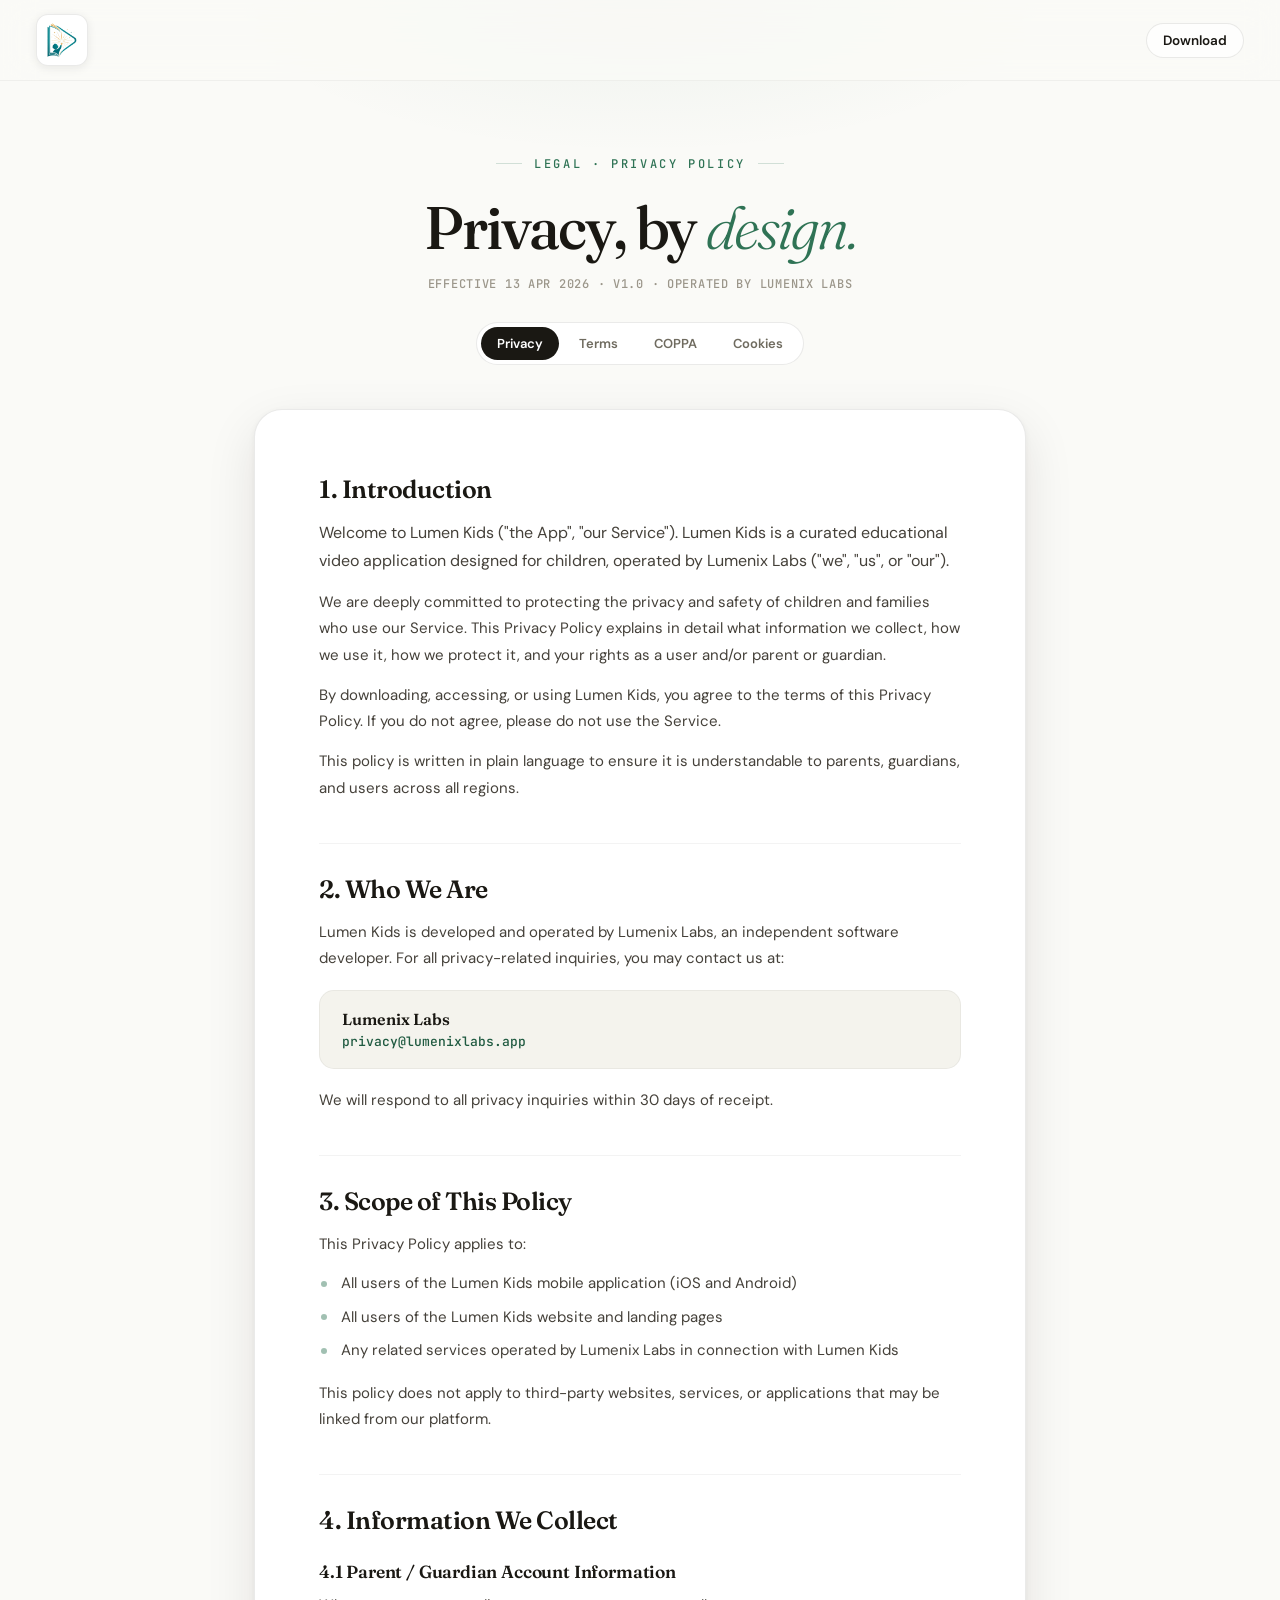
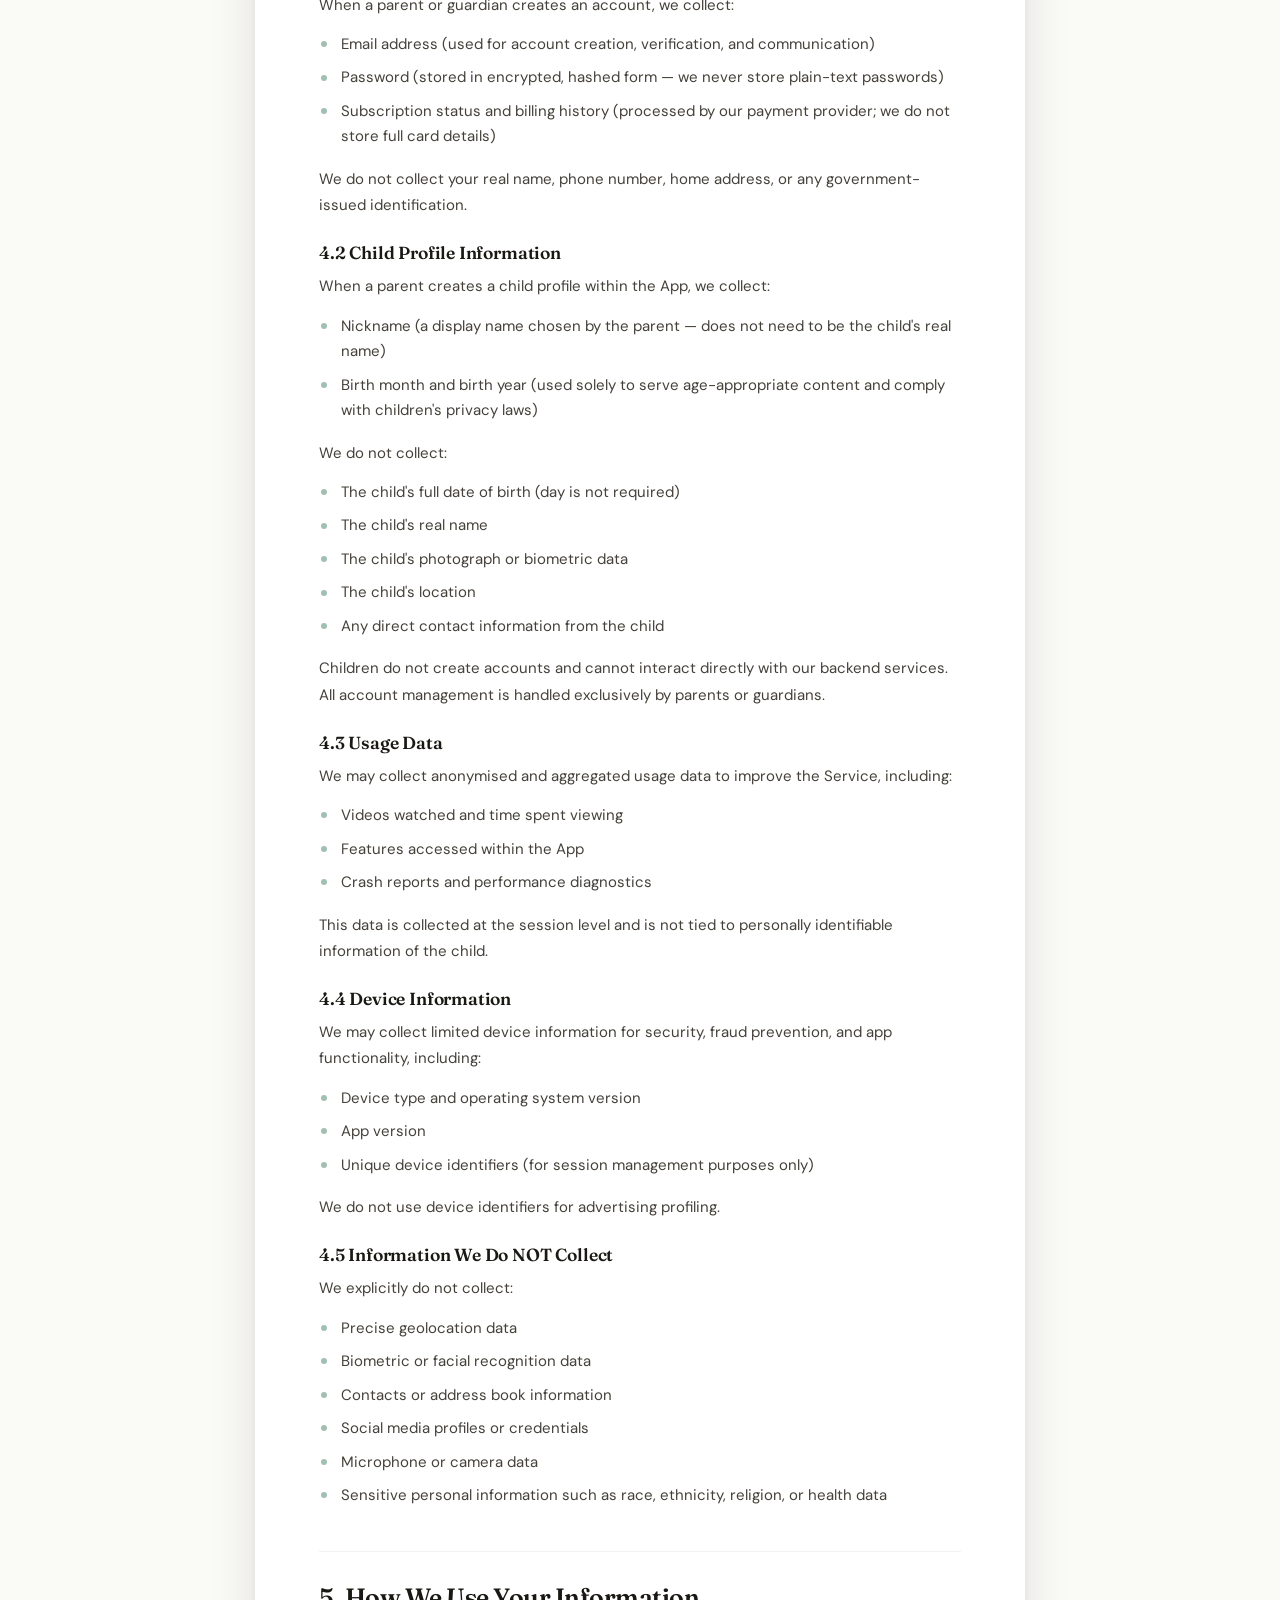
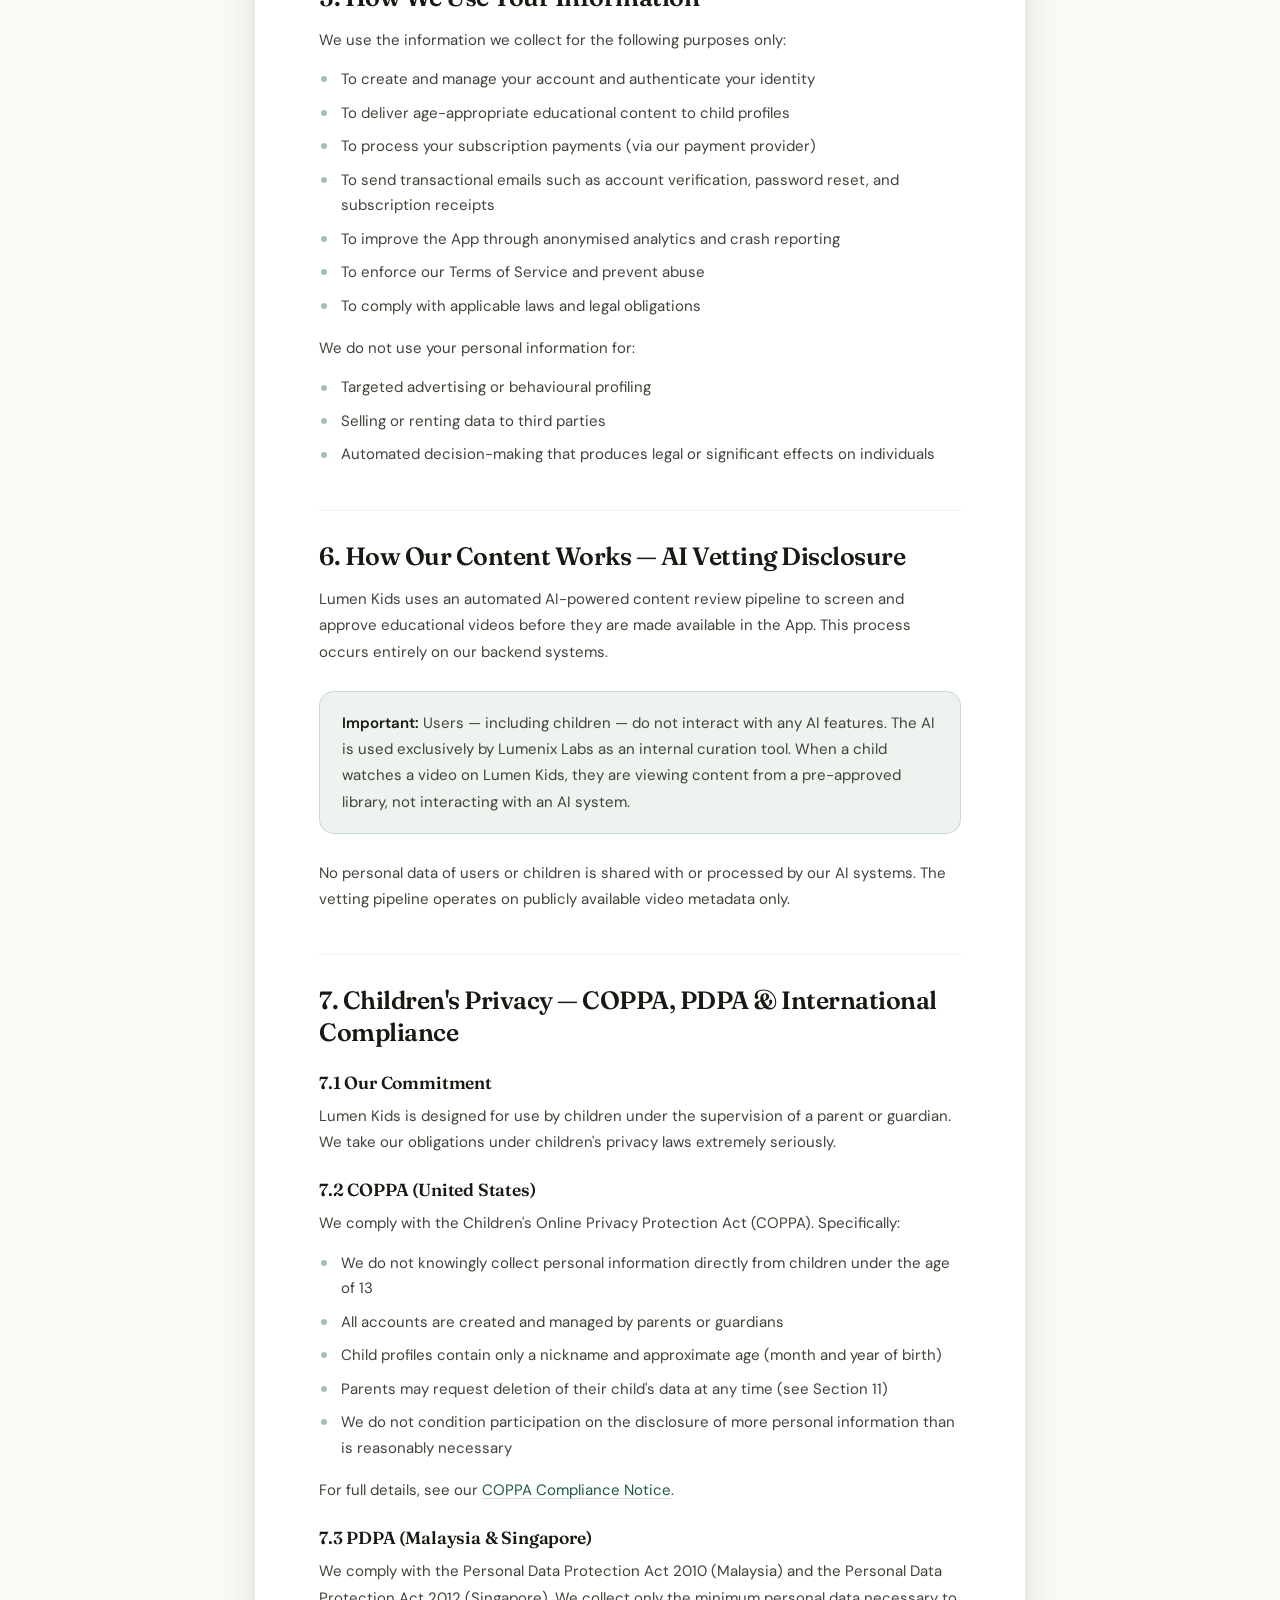
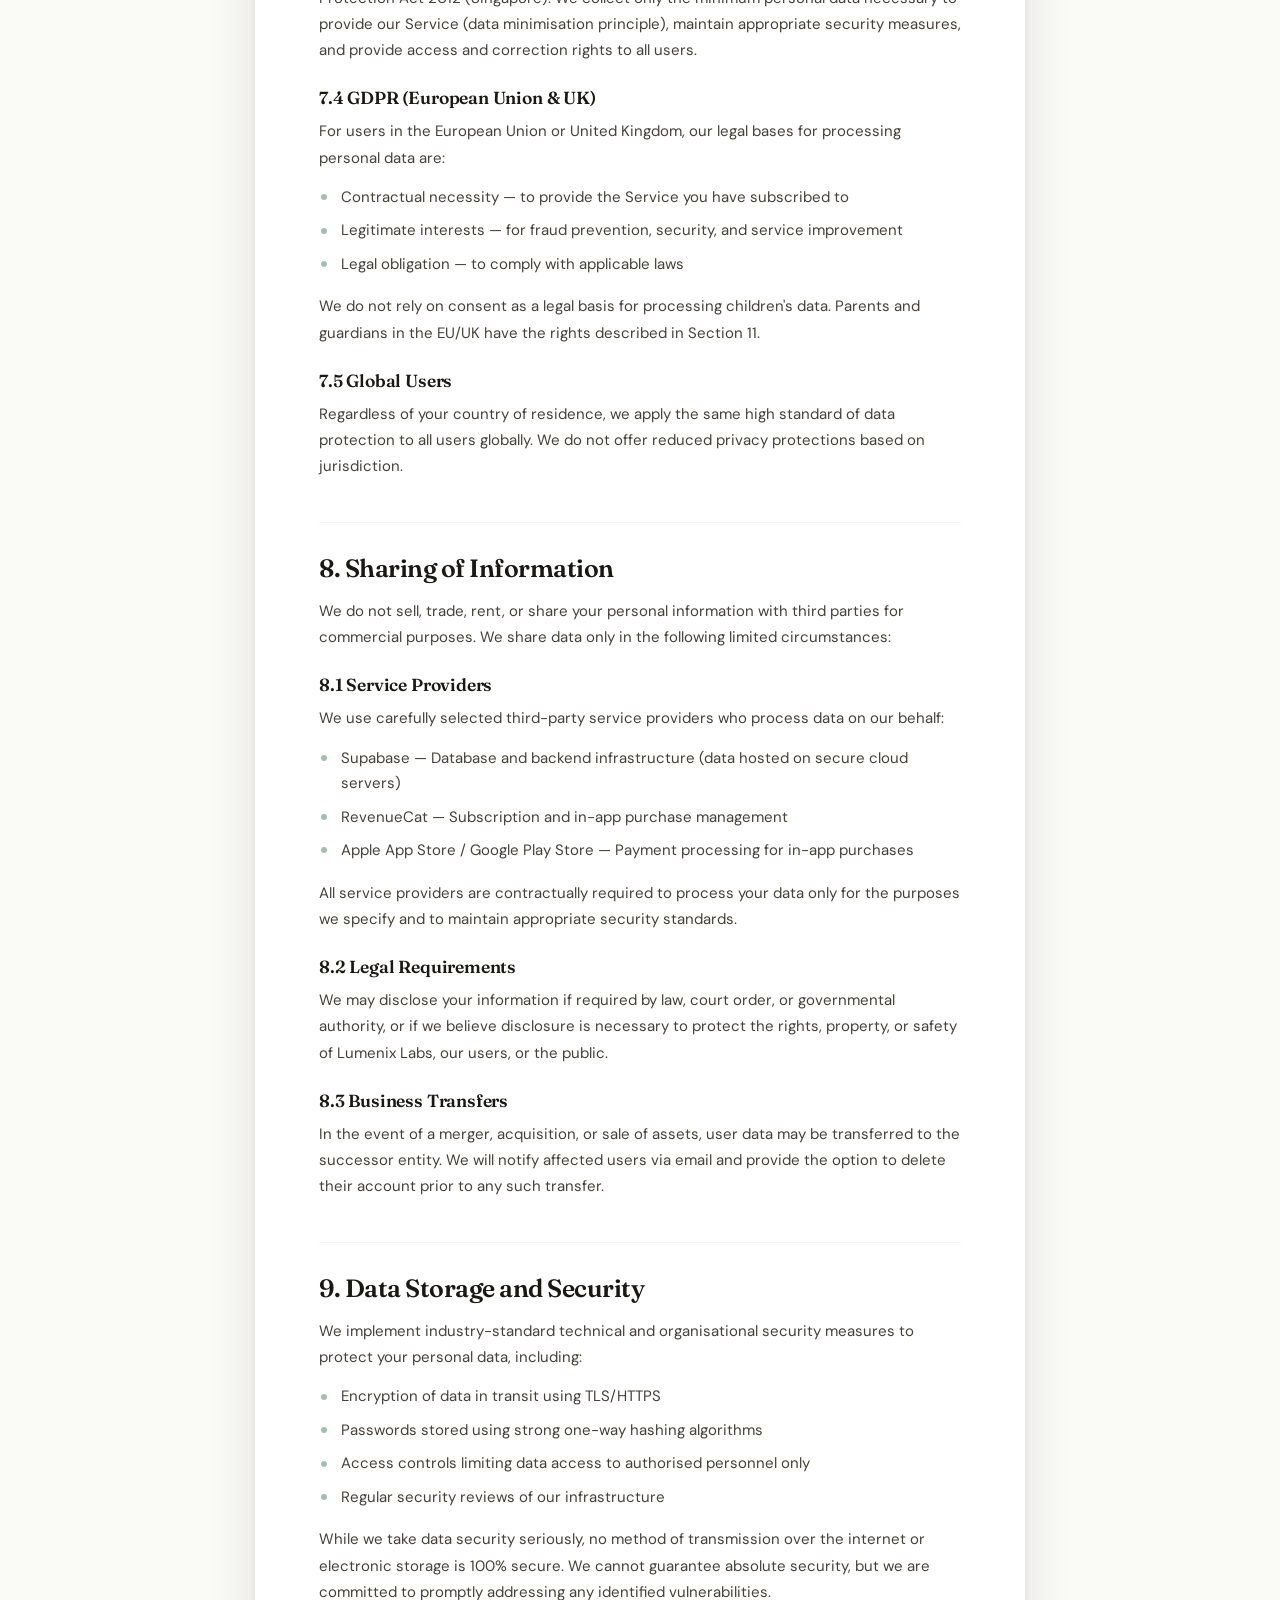
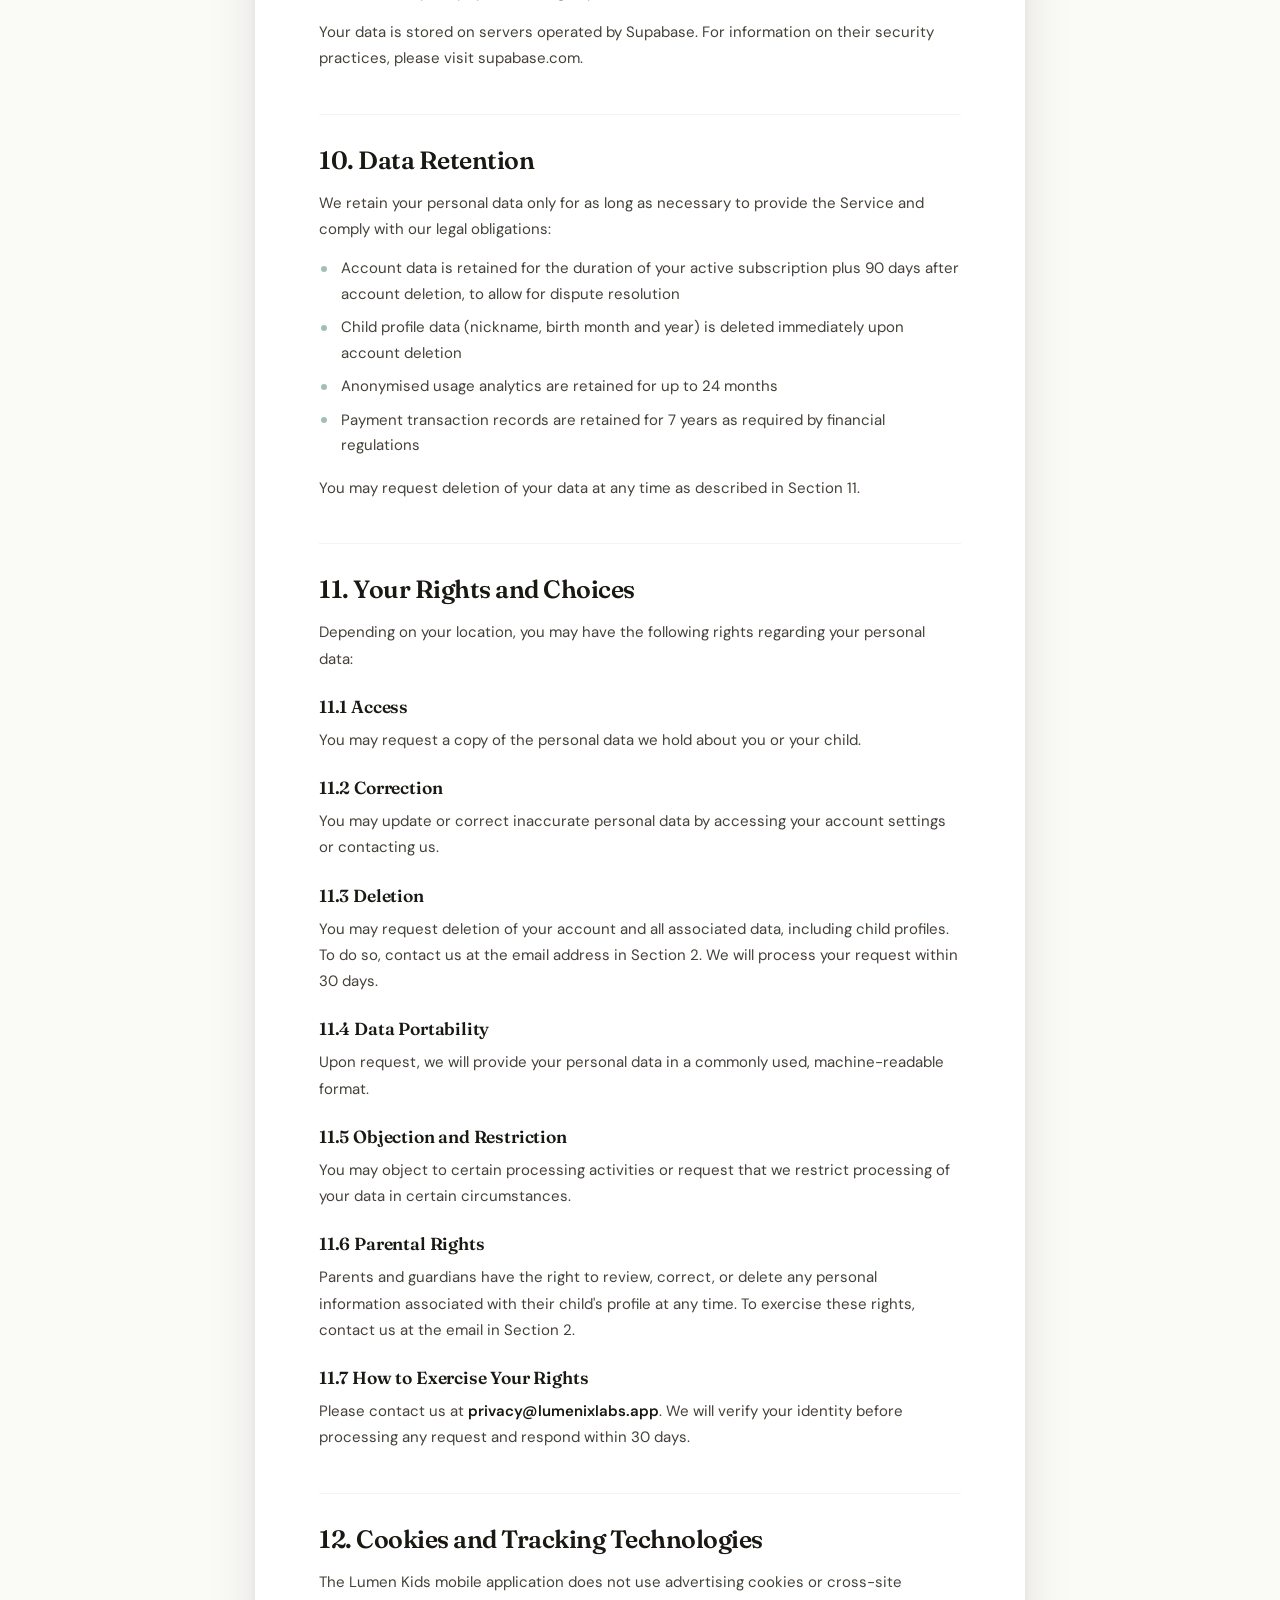
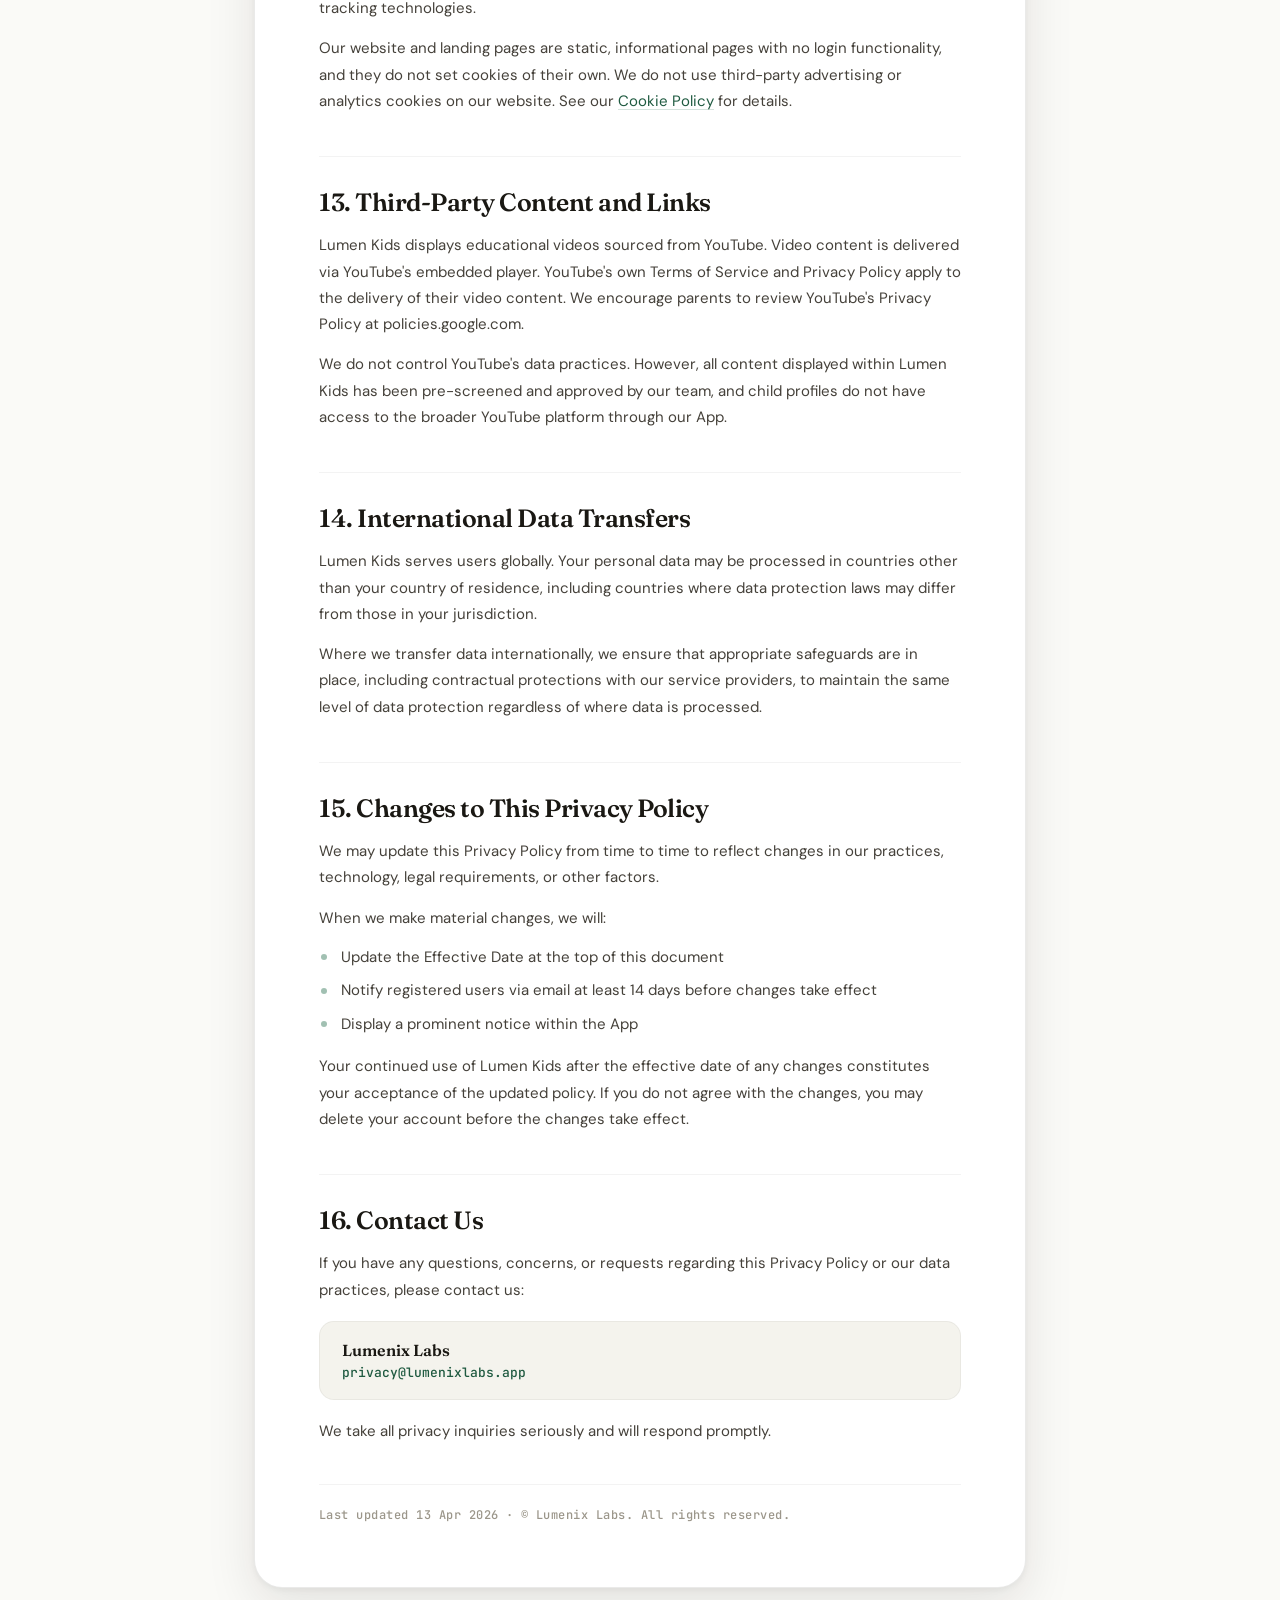
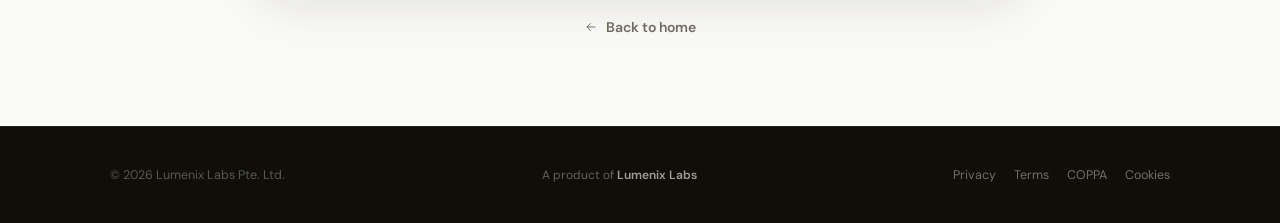
<file: privacy.html>
<!DOCTYPE html>
<html lang="en">
<head>
<meta charset="UTF-8">
<meta name="viewport" content="width=device-width, initial-scale=1.0">
<title>Lumen Kids — Privacy Policy</title>
<link rel="preconnect" href="https://fonts.googleapis.com">
<link rel="preconnect" href="https://fonts.gstatic.com" crossorigin>
<link href="https://fonts.googleapis.com/css2?family=Fraunces:ital,opsz,wght@0,9..144,300;0,9..144,400;0,9..144,500;0,9..144,600;1,9..144,300;1,9..144,400&family=DM+Sans:opsz,wght@9..40,400;9..40,500;9..40,600;9..40,700&family=JetBrains+Mono:wght@400;500&display=swap" rel="stylesheet">
<link rel="stylesheet" href="legal.css">
</head>
<body>

<div class="top">
  <a href="index.html" class="brand-chip" aria-label="Lumen Kids home"><img src="lumen-kids-icon.webp" alt="Lumen Kids"></a>
  <a href="download.html" class="dl">Download</a>
</div>

<header class="lhero">
  <div class="glow"></div>
  <div class="over"><span class="ln"></span>Legal · Privacy Policy<span class="ln"></span></div>
  <h1>Privacy, by <em>design.</em></h1>
  <div class="lmeta">Effective 13 Apr 2026 · v1.0 · Operated by Lumenix Labs</div>
  <nav class="ltabs" aria-label="Legal documents">
    <a href="privacy.html" class="on" aria-current="page">Privacy</a>
    <a href="terms.html">Terms</a>
    <a href="coppa.html">COPPA</a>
    <a href="cookies.html">Cookies</a>
  </nav>
</header>

<div class="doc-wrap">
<article class="doc">

  <h2>1. Introduction</h2>
  <p class="lead">Welcome to Lumen Kids ("the App", "our Service"). Lumen Kids is a curated educational video application designed for children, operated by Lumenix Labs ("we", "us", or "our").</p>
  <p>We are deeply committed to protecting the privacy and safety of children and families who use our Service. This Privacy Policy explains in detail what information we collect, how we use it, how we protect it, and your rights as a user and/or parent or guardian.</p>
  <p>By downloading, accessing, or using Lumen Kids, you agree to the terms of this Privacy Policy. If you do not agree, please do not use the Service.</p>
  <p>This policy is written in plain language to ensure it is understandable to parents, guardians, and users across all regions.</p>

  <h2>2. Who We Are</h2>
  <p>Lumen Kids is developed and operated by Lumenix Labs, an independent software developer. For all privacy-related inquiries, you may contact us at:</p>
  <div class="contact-card">
    <span class="cc-name">Lumenix Labs</span>
    <span class="cc-mail">privacy@lumenixlabs.app</span>
  </div>
  <p>We will respond to all privacy inquiries within 30 days of receipt.</p>

  <h2>3. Scope of This Policy</h2>
  <p>This Privacy Policy applies to:</p>
  <ul>
    <li>All users of the Lumen Kids mobile application (iOS and Android)</li>
    <li>All users of the Lumen Kids website and landing pages</li>
    <li>Any related services operated by Lumenix Labs in connection with Lumen Kids</li>
  </ul>
  <p>This policy does not apply to third-party websites, services, or applications that may be linked from our platform.</p>

  <h2>4. Information We Collect</h2>
  <h3>4.1 Parent / Guardian Account Information</h3>
  <p>When a parent or guardian creates an account, we collect:</p>
  <ul>
    <li>Email address (used for account creation, verification, and communication)</li>
    <li>Password (stored in encrypted, hashed form — we never store plain-text passwords)</li>
    <li>Subscription status and billing history (processed by our payment provider; we do not store full card details)</li>
  </ul>
  <p>We do not collect your real name, phone number, home address, or any government-issued identification.</p>

  <h3>4.2 Child Profile Information</h3>
  <p>When a parent creates a child profile within the App, we collect:</p>
  <ul>
    <li>Nickname (a display name chosen by the parent — does not need to be the child's real name)</li>
    <li>Birth month and birth year (used solely to serve age-appropriate content and comply with children's privacy laws)</li>
  </ul>
  <p>We do not collect:</p>
  <ul>
    <li>The child's full date of birth (day is not required)</li>
    <li>The child's real name</li>
    <li>The child's photograph or biometric data</li>
    <li>The child's location</li>
    <li>Any direct contact information from the child</li>
  </ul>
  <p>Children do not create accounts and cannot interact directly with our backend services. All account management is handled exclusively by parents or guardians.</p>

  <h3>4.3 Usage Data</h3>
  <p>We may collect anonymised and aggregated usage data to improve the Service, including:</p>
  <ul>
    <li>Videos watched and time spent viewing</li>
    <li>Features accessed within the App</li>
    <li>Crash reports and performance diagnostics</li>
  </ul>
  <p>This data is collected at the session level and is not tied to personally identifiable information of the child.</p>

  <h3>4.4 Device Information</h3>
  <p>We may collect limited device information for security, fraud prevention, and app functionality, including:</p>
  <ul>
    <li>Device type and operating system version</li>
    <li>App version</li>
    <li>Unique device identifiers (for session management purposes only)</li>
  </ul>
  <p>We do not use device identifiers for advertising profiling.</p>

  <h3>4.5 Information We Do NOT Collect</h3>
  <p>We explicitly do not collect:</p>
  <ul>
    <li>Precise geolocation data</li>
    <li>Biometric or facial recognition data</li>
    <li>Contacts or address book information</li>
    <li>Social media profiles or credentials</li>
    <li>Microphone or camera data</li>
    <li>Sensitive personal information such as race, ethnicity, religion, or health data</li>
  </ul>

  <h2>5. How We Use Your Information</h2>
  <p>We use the information we collect for the following purposes only:</p>
  <ul>
    <li>To create and manage your account and authenticate your identity</li>
    <li>To deliver age-appropriate educational content to child profiles</li>
    <li>To process your subscription payments (via our payment provider)</li>
    <li>To send transactional emails such as account verification, password reset, and subscription receipts</li>
    <li>To improve the App through anonymised analytics and crash reporting</li>
    <li>To enforce our Terms of Service and prevent abuse</li>
    <li>To comply with applicable laws and legal obligations</li>
  </ul>
  <p>We do not use your personal information for:</p>
  <ul>
    <li>Targeted advertising or behavioural profiling</li>
    <li>Selling or renting data to third parties</li>
    <li>Automated decision-making that produces legal or significant effects on individuals</li>
  </ul>

  <h2>6. How Our Content Works — AI Vetting Disclosure</h2>
  <p>Lumen Kids uses an automated AI-powered content review pipeline to screen and approve educational videos before they are made available in the App. This process occurs entirely on our backend systems.</p>
  <div class="callout">
    <p><strong>Important:</strong> Users — including children — do not interact with any AI features. The AI is used exclusively by Lumenix Labs as an internal curation tool. When a child watches a video on Lumen Kids, they are viewing content from a pre-approved library, not interacting with an AI system.</p>
  </div>
  <p>No personal data of users or children is shared with or processed by our AI systems. The vetting pipeline operates on publicly available video metadata only.</p>

  <h2>7. Children's Privacy — COPPA, PDPA &amp; International Compliance</h2>
  <h3>7.1 Our Commitment</h3>
  <p>Lumen Kids is designed for use by children under the supervision of a parent or guardian. We take our obligations under children's privacy laws extremely seriously.</p>
  <h3>7.2 COPPA (United States)</h3>
  <p>We comply with the Children's Online Privacy Protection Act (COPPA). Specifically:</p>
  <ul>
    <li>We do not knowingly collect personal information directly from children under the age of 13</li>
    <li>All accounts are created and managed by parents or guardians</li>
    <li>Child profiles contain only a nickname and approximate age (month and year of birth)</li>
    <li>Parents may request deletion of their child's data at any time (see Section 11)</li>
    <li>We do not condition participation on the disclosure of more personal information than is reasonably necessary</li>
  </ul>
  <p>For full details, see our <a href="coppa.html">COPPA Compliance Notice</a>.</p>
  <h3>7.3 PDPA (Malaysia &amp; Singapore)</h3>
  <p>We comply with the Personal Data Protection Act 2010 (Malaysia) and the Personal Data Protection Act 2012 (Singapore). We collect only the minimum personal data necessary to provide our Service (data minimisation principle), maintain appropriate security measures, and provide access and correction rights to all users.</p>
  <h3>7.4 GDPR (European Union &amp; UK)</h3>
  <p>For users in the European Union or United Kingdom, our legal bases for processing personal data are:</p>
  <ul>
    <li>Contractual necessity — to provide the Service you have subscribed to</li>
    <li>Legitimate interests — for fraud prevention, security, and service improvement</li>
    <li>Legal obligation — to comply with applicable laws</li>
  </ul>
  <p>We do not rely on consent as a legal basis for processing children's data. Parents and guardians in the EU/UK have the rights described in Section 11.</p>
  <h3>7.5 Global Users</h3>
  <p>Regardless of your country of residence, we apply the same high standard of data protection to all users globally. We do not offer reduced privacy protections based on jurisdiction.</p>

  <h2>8. Sharing of Information</h2>
  <p>We do not sell, trade, rent, or share your personal information with third parties for commercial purposes. We share data only in the following limited circumstances:</p>
  <h3>8.1 Service Providers</h3>
  <p>We use carefully selected third-party service providers who process data on our behalf:</p>
  <ul>
    <li>Supabase — Database and backend infrastructure (data hosted on secure cloud servers)</li>
    <li>RevenueCat — Subscription and in-app purchase management</li>
    <li>Apple App Store / Google Play Store — Payment processing for in-app purchases</li>
  </ul>
  <p>All service providers are contractually required to process your data only for the purposes we specify and to maintain appropriate security standards.</p>
  <h3>8.2 Legal Requirements</h3>
  <p>We may disclose your information if required by law, court order, or governmental authority, or if we believe disclosure is necessary to protect the rights, property, or safety of Lumenix Labs, our users, or the public.</p>
  <h3>8.3 Business Transfers</h3>
  <p>In the event of a merger, acquisition, or sale of assets, user data may be transferred to the successor entity. We will notify affected users via email and provide the option to delete their account prior to any such transfer.</p>

  <h2>9. Data Storage and Security</h2>
  <p>We implement industry-standard technical and organisational security measures to protect your personal data, including:</p>
  <ul>
    <li>Encryption of data in transit using TLS/HTTPS</li>
    <li>Passwords stored using strong one-way hashing algorithms</li>
    <li>Access controls limiting data access to authorised personnel only</li>
    <li>Regular security reviews of our infrastructure</li>
  </ul>
  <p>While we take data security seriously, no method of transmission over the internet or electronic storage is 100% secure. We cannot guarantee absolute security, but we are committed to promptly addressing any identified vulnerabilities.</p>
  <p>Your data is stored on servers operated by Supabase. For information on their security practices, please visit supabase.com.</p>

  <h2>10. Data Retention</h2>
  <p>We retain your personal data only for as long as necessary to provide the Service and comply with our legal obligations:</p>
  <ul>
    <li>Account data is retained for the duration of your active subscription plus 90 days after account deletion, to allow for dispute resolution</li>
    <li>Child profile data (nickname, birth month and year) is deleted immediately upon account deletion</li>
    <li>Anonymised usage analytics are retained for up to 24 months</li>
    <li>Payment transaction records are retained for 7 years as required by financial regulations</li>
  </ul>
  <p>You may request deletion of your data at any time as described in Section 11.</p>

  <h2>11. Your Rights and Choices</h2>
  <p>Depending on your location, you may have the following rights regarding your personal data:</p>
  <h3>11.1 Access</h3>
  <p>You may request a copy of the personal data we hold about you or your child.</p>
  <h3>11.2 Correction</h3>
  <p>You may update or correct inaccurate personal data by accessing your account settings or contacting us.</p>
  <h3>11.3 Deletion</h3>
  <p>You may request deletion of your account and all associated data, including child profiles. To do so, contact us at the email address in Section 2. We will process your request within 30 days.</p>
  <h3>11.4 Data Portability</h3>
  <p>Upon request, we will provide your personal data in a commonly used, machine-readable format.</p>
  <h3>11.5 Objection and Restriction</h3>
  <p>You may object to certain processing activities or request that we restrict processing of your data in certain circumstances.</p>
  <h3>11.6 Parental Rights</h3>
  <p>Parents and guardians have the right to review, correct, or delete any personal information associated with their child's profile at any time. To exercise these rights, contact us at the email in Section 2.</p>
  <h3>11.7 How to Exercise Your Rights</h3>
  <p>Please contact us at <strong>privacy@lumenixlabs.app</strong>. We will verify your identity before processing any request and respond within 30 days.</p>

  <h2>12. Cookies and Tracking Technologies</h2>
  <p>The Lumen Kids mobile application does not use advertising cookies or cross-site tracking technologies.</p>
  <p>Our website and landing pages are static, informational pages with no login functionality, and they do not set cookies of their own. We do not use third-party advertising or analytics cookies on our website. See our <a href="cookies.html">Cookie Policy</a> for details.</p>

  <h2>13. Third-Party Content and Links</h2>
  <p>Lumen Kids displays educational videos sourced from YouTube. Video content is delivered via YouTube's embedded player. YouTube's own Terms of Service and Privacy Policy apply to the delivery of their video content. We encourage parents to review YouTube's Privacy Policy at policies.google.com.</p>
  <p>We do not control YouTube's data practices. However, all content displayed within Lumen Kids has been pre-screened and approved by our team, and child profiles do not have access to the broader YouTube platform through our App.</p>

  <h2>14. International Data Transfers</h2>
  <p>Lumen Kids serves users globally. Your personal data may be processed in countries other than your country of residence, including countries where data protection laws may differ from those in your jurisdiction.</p>
  <p>Where we transfer data internationally, we ensure that appropriate safeguards are in place, including contractual protections with our service providers, to maintain the same level of data protection regardless of where data is processed.</p>

  <h2>15. Changes to This Privacy Policy</h2>
  <p>We may update this Privacy Policy from time to time to reflect changes in our practices, technology, legal requirements, or other factors.</p>
  <p>When we make material changes, we will:</p>
  <ul>
    <li>Update the Effective Date at the top of this document</li>
    <li>Notify registered users via email at least 14 days before changes take effect</li>
    <li>Display a prominent notice within the App</li>
  </ul>
  <p>Your continued use of Lumen Kids after the effective date of any changes constitutes your acceptance of the updated policy. If you do not agree with the changes, you may delete your account before the changes take effect.</p>

  <h2>16. Contact Us</h2>
  <p>If you have any questions, concerns, or requests regarding this Privacy Policy or our data practices, please contact us:</p>
  <div class="contact-card">
    <span class="cc-name">Lumenix Labs</span>
    <span class="cc-mail">privacy@lumenixlabs.app</span>
  </div>
  <p>We take all privacy inquiries seriously and will respond promptly.</p>

  <p class="last-updated">Last updated 13 Apr 2026 · © Lumenix Labs. All rights reserved.</p>
</article>

<div class="back-row"><a class="back-link" href="index.html"><svg class="ic" viewBox="0 0 24 24"><path d="M19 12H5M11 18l-6-6 6-6"/></svg>Back to home</a></div>
</div>

<footer class="site">
  <div class="f-in">
    <div class="f-copy">© 2026 Lumenix Labs Pte. Ltd.</div>
    <div class="f-lx"><span>A product of <b>Lumenix Labs</b></span></div>
    <div class="f-legal"><a href="privacy.html">Privacy</a><a href="terms.html">Terms</a><a href="coppa.html">COPPA</a><a href="cookies.html">Cookies</a></div>
  </div>
</footer>

</body>
</html>
</file>
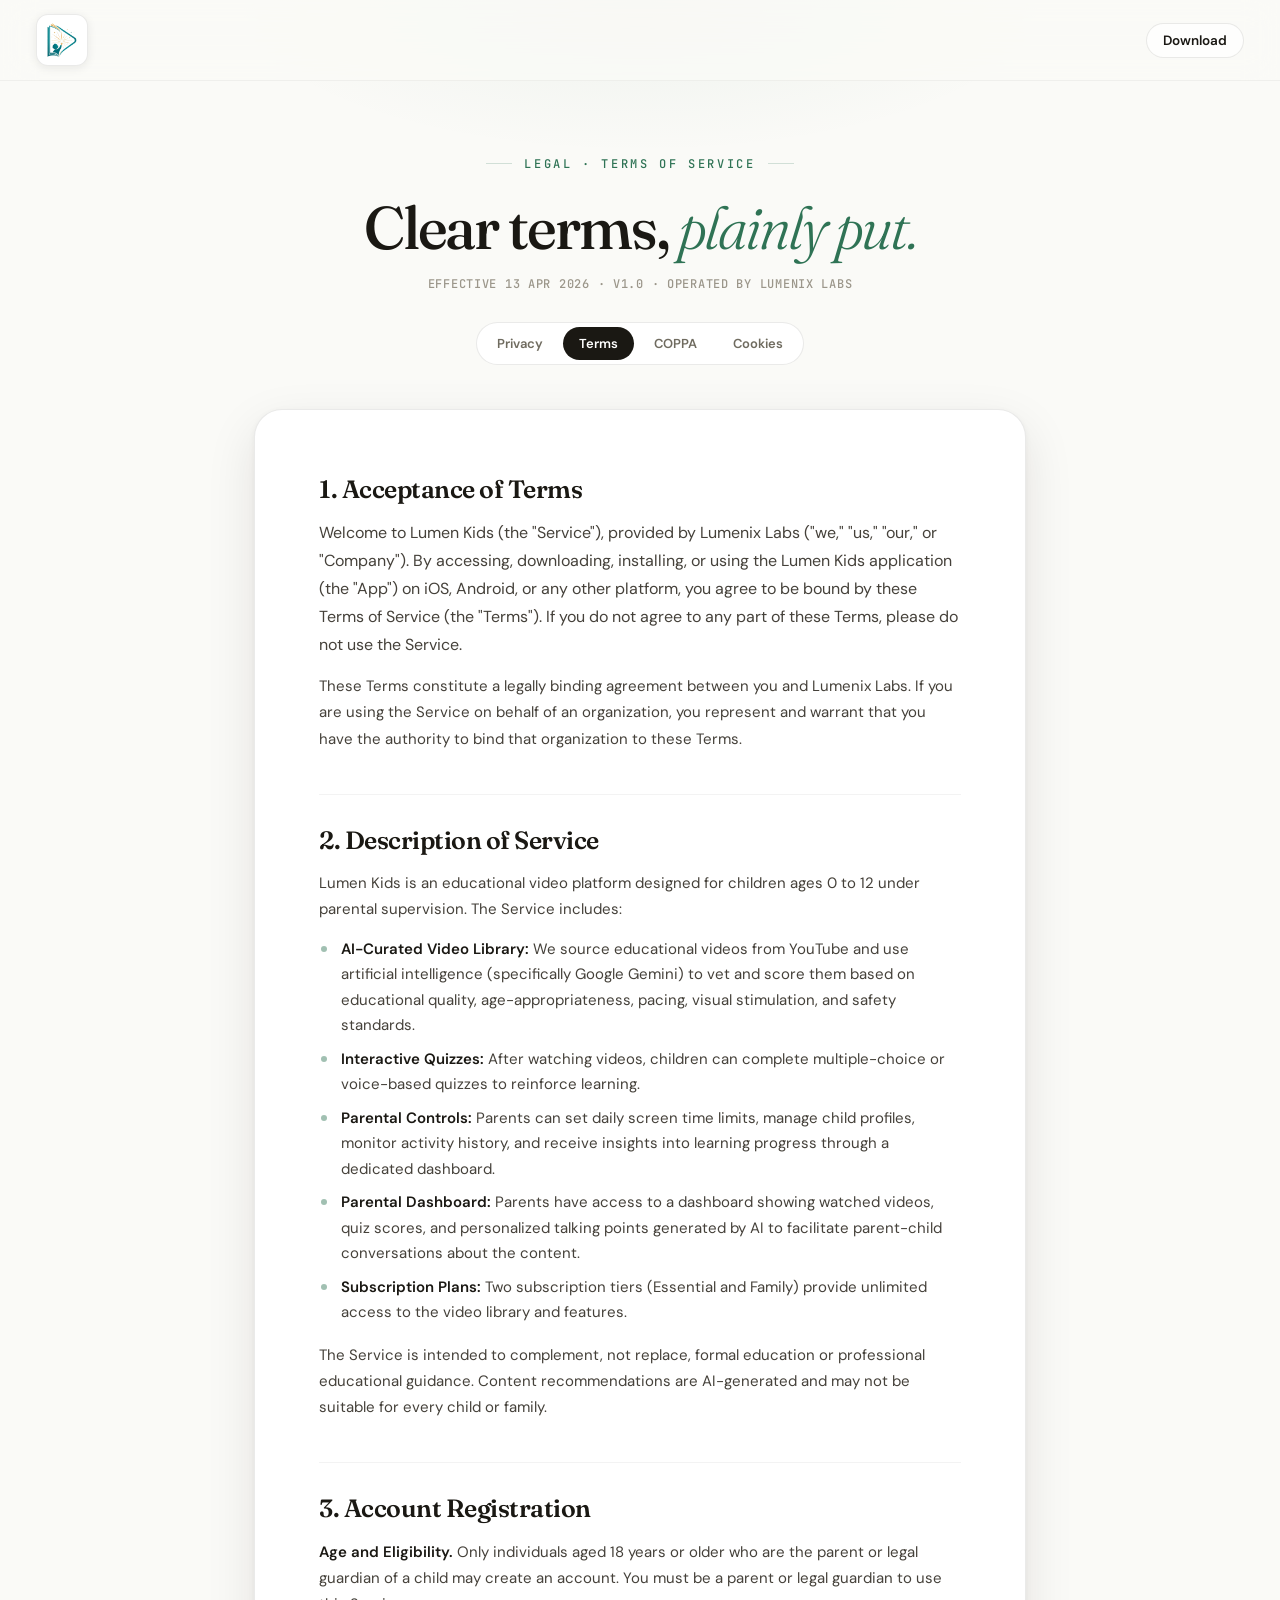
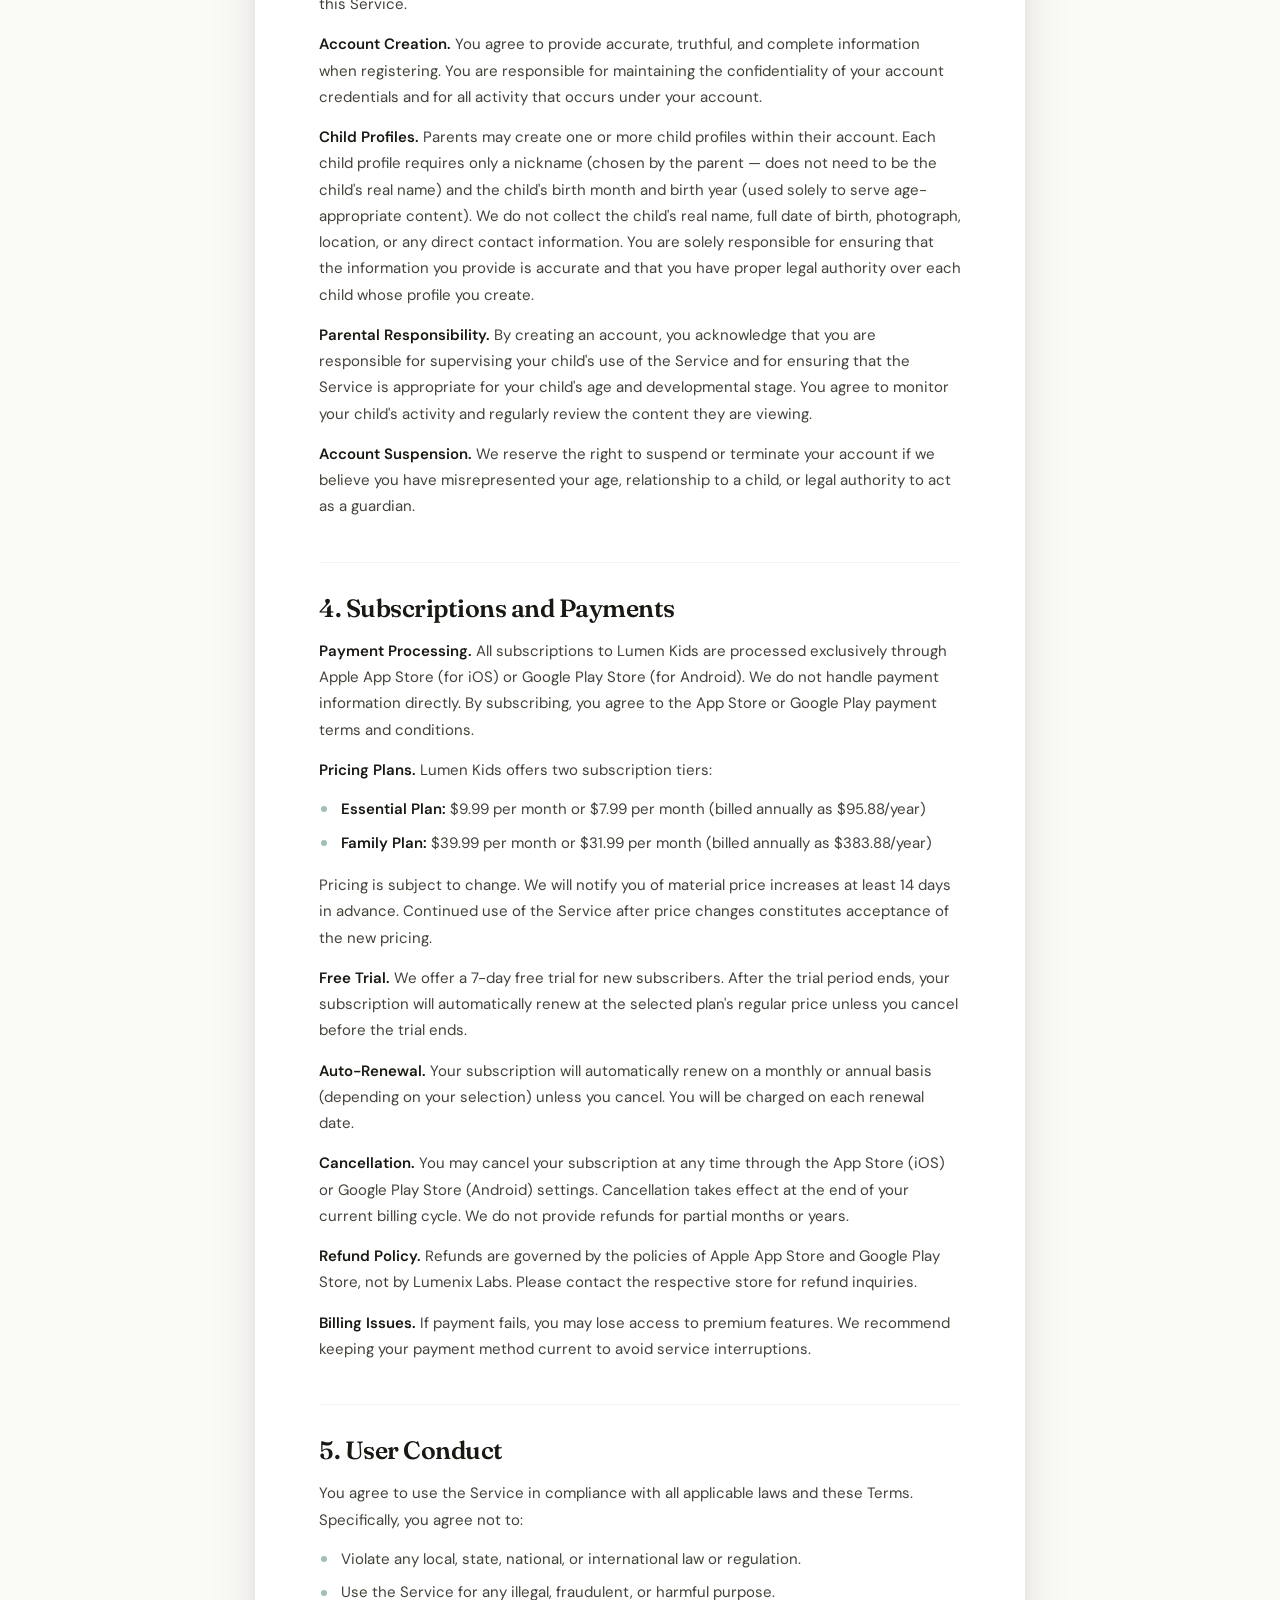
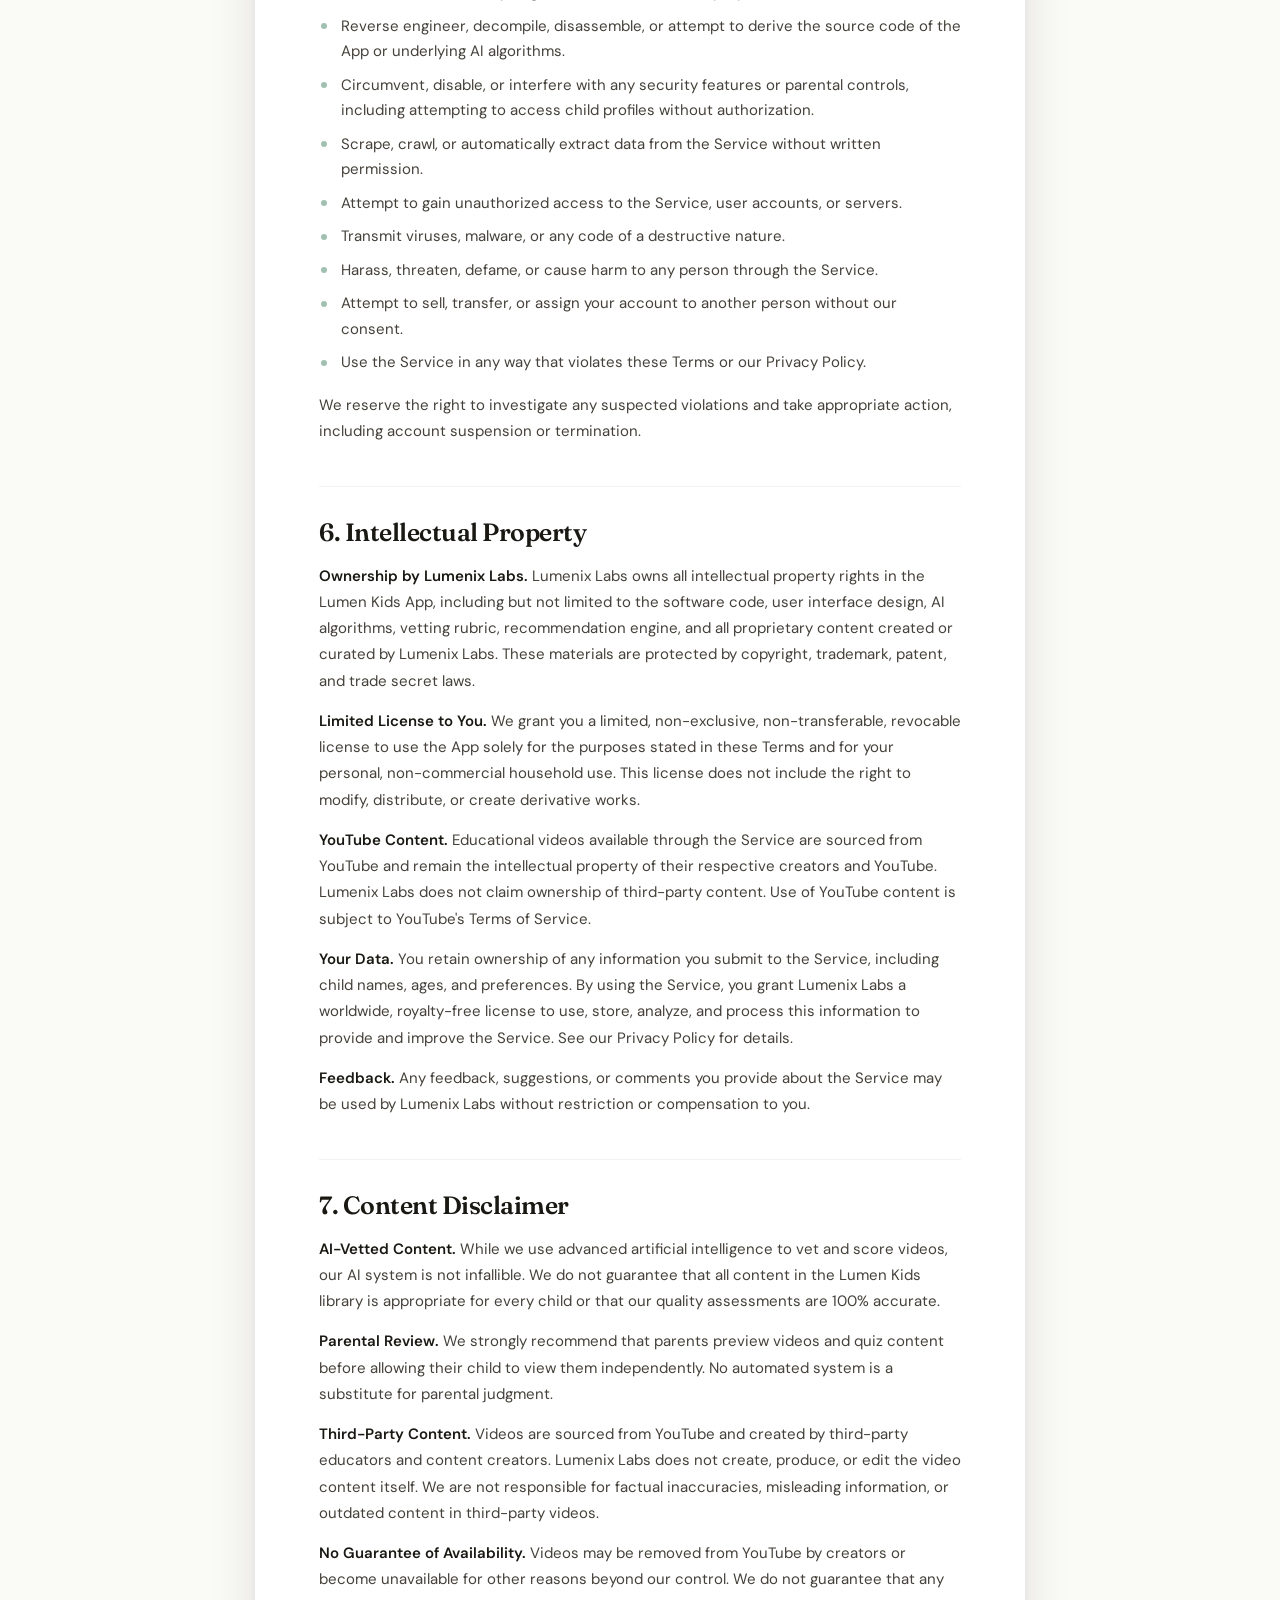
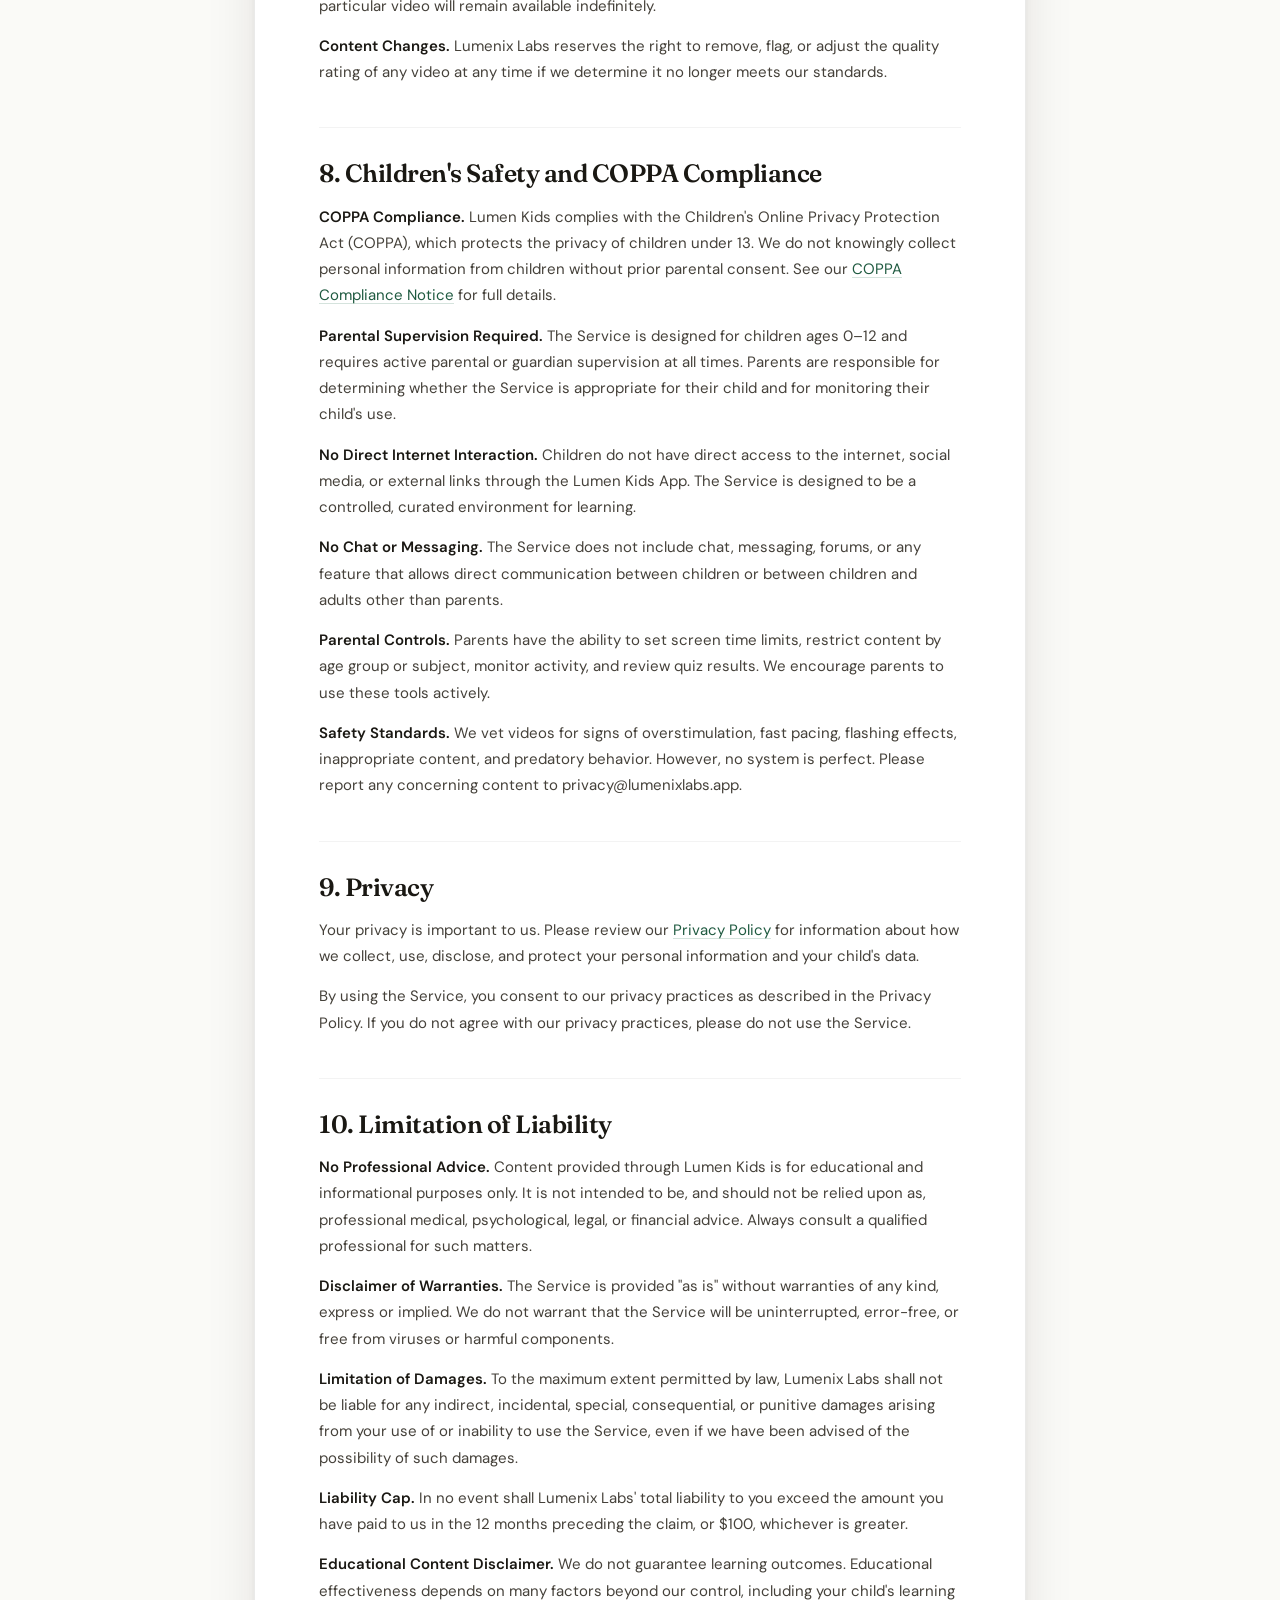
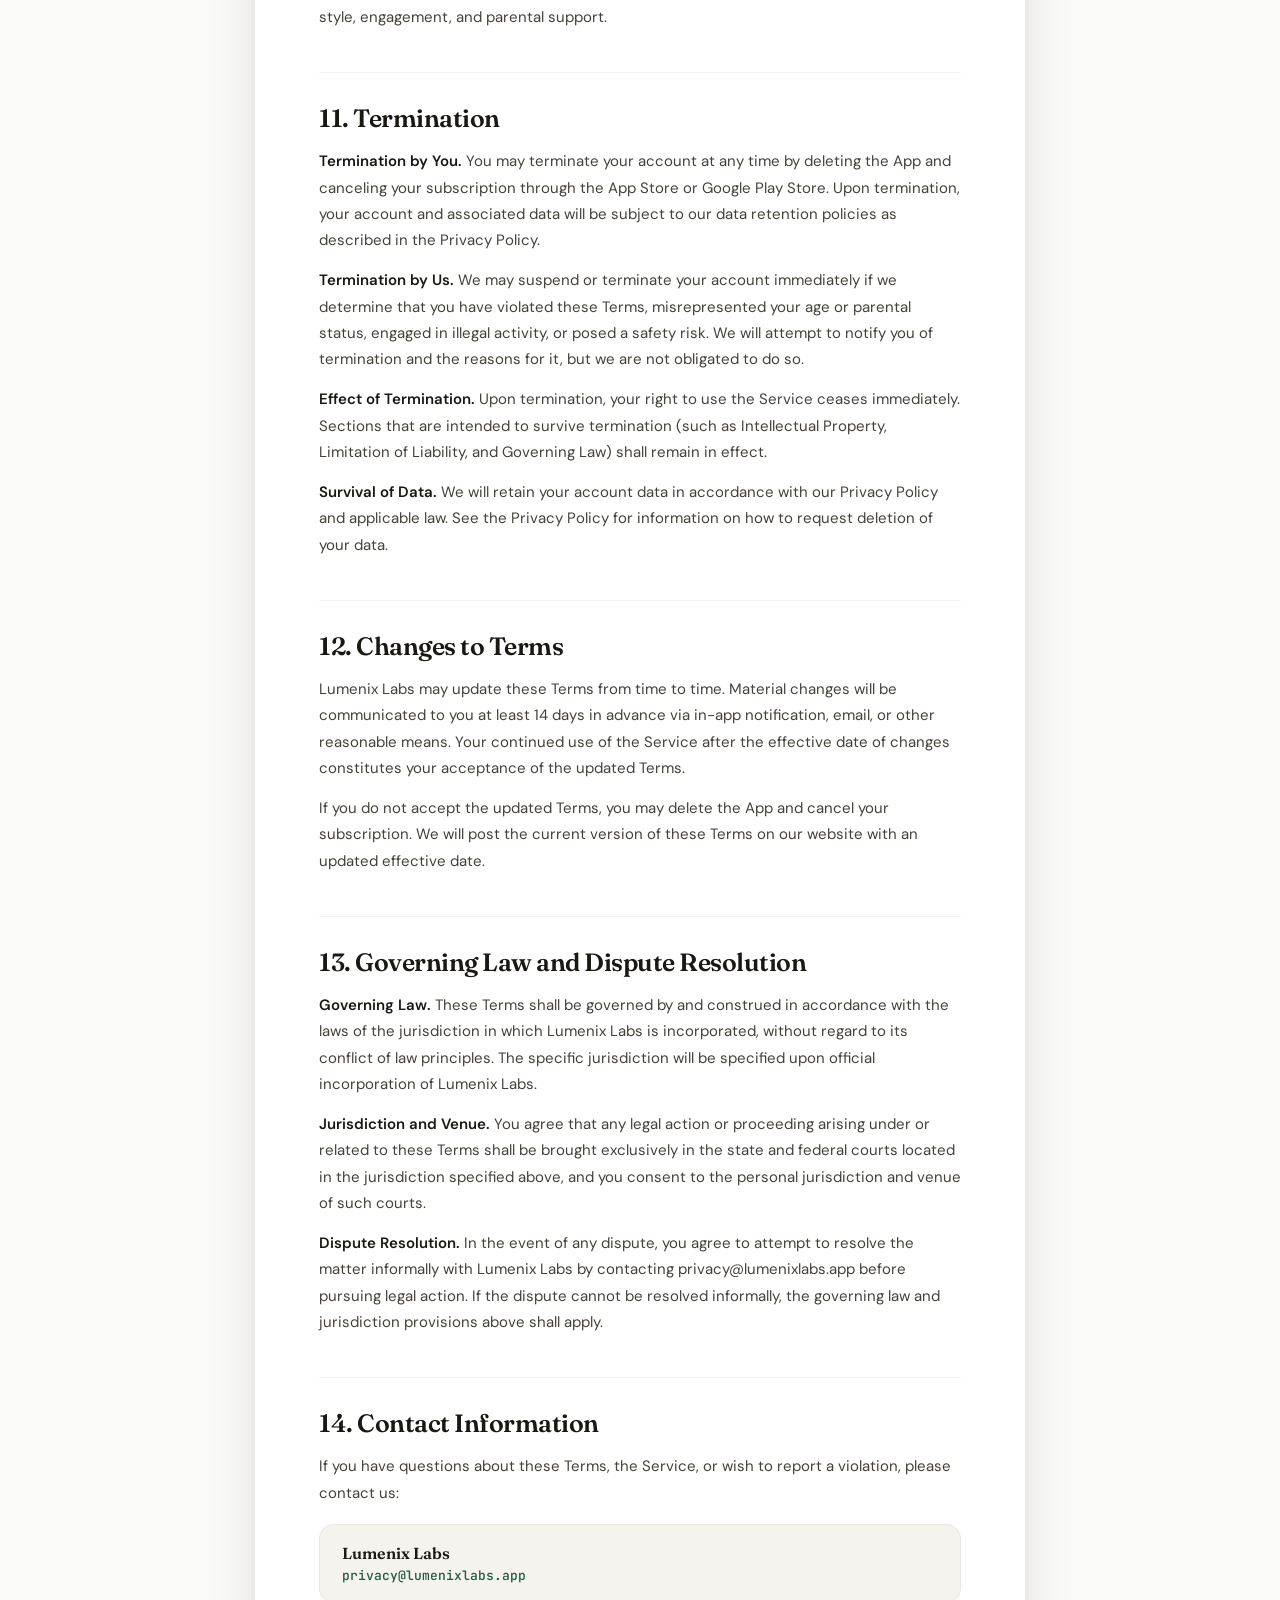
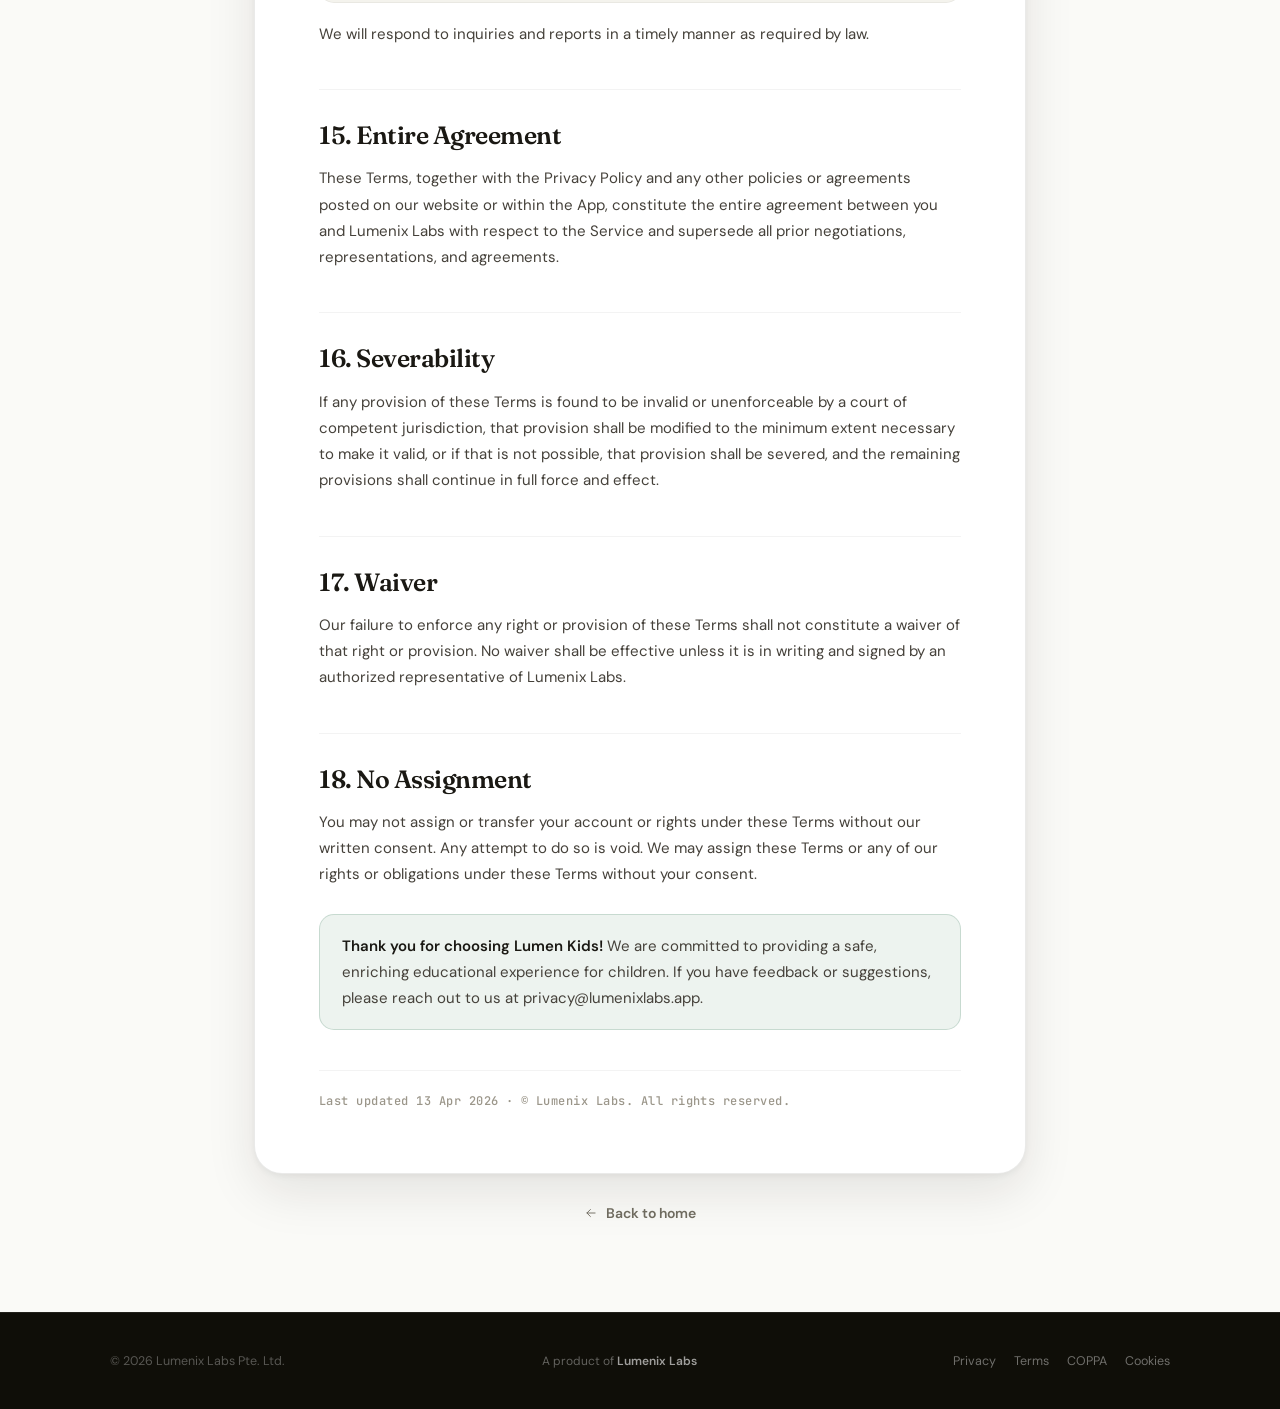
<file: terms.html>
<!DOCTYPE html>
<html lang="en">
<head>
<meta charset="UTF-8">
<meta name="viewport" content="width=device-width, initial-scale=1.0">
<title>Lumen Kids — Terms of Service</title>
<link rel="preconnect" href="https://fonts.googleapis.com">
<link rel="preconnect" href="https://fonts.gstatic.com" crossorigin>
<link href="https://fonts.googleapis.com/css2?family=Fraunces:ital,opsz,wght@0,9..144,300;0,9..144,400;0,9..144,500;0,9..144,600;1,9..144,300;1,9..144,400&family=DM+Sans:opsz,wght@9..40,400;9..40,500;9..40,600;9..40,700&family=JetBrains+Mono:wght@400;500&display=swap" rel="stylesheet">
<link rel="stylesheet" href="legal.css">
</head>
<body>

<div class="top">
  <a href="index.html" class="brand-chip" aria-label="Lumen Kids home"><img src="lumen-kids-icon.webp" alt="Lumen Kids"></a>
  <a href="download.html" class="dl">Download</a>
</div>

<header class="lhero">
  <div class="glow"></div>
  <div class="over"><span class="ln"></span>Legal · Terms of Service<span class="ln"></span></div>
  <h1>Clear terms, <em>plainly put.</em></h1>
  <div class="lmeta">Effective 13 Apr 2026 · v1.0 · Operated by Lumenix Labs</div>
  <nav class="ltabs" aria-label="Legal documents">
    <a href="privacy.html">Privacy</a>
    <a href="terms.html" class="on" aria-current="page">Terms</a>
    <a href="coppa.html">COPPA</a>
    <a href="cookies.html">Cookies</a>
  </nav>
</header>

<div class="doc-wrap">
<article class="doc">

  <h2>1. Acceptance of Terms</h2>
  <p class="lead">Welcome to Lumen Kids (the "Service"), provided by Lumenix Labs ("we," "us," "our," or "Company"). By accessing, downloading, installing, or using the Lumen Kids application (the "App") on iOS, Android, or any other platform, you agree to be bound by these Terms of Service (the "Terms"). If you do not agree to any part of these Terms, please do not use the Service.</p>
  <p>These Terms constitute a legally binding agreement between you and Lumenix Labs. If you are using the Service on behalf of an organization, you represent and warrant that you have the authority to bind that organization to these Terms.</p>

  <h2>2. Description of Service</h2>
  <p>Lumen Kids is an educational video platform designed for children ages 0 to 12 under parental supervision. The Service includes:</p>
  <ul>
    <li><strong>AI-Curated Video Library:</strong> We source educational videos from YouTube and use artificial intelligence (specifically Google Gemini) to vet and score them based on educational quality, age-appropriateness, pacing, visual stimulation, and safety standards.</li>
    <li><strong>Interactive Quizzes:</strong> After watching videos, children can complete multiple-choice or voice-based quizzes to reinforce learning.</li>
    <li><strong>Parental Controls:</strong> Parents can set daily screen time limits, manage child profiles, monitor activity history, and receive insights into learning progress through a dedicated dashboard.</li>
    <li><strong>Parental Dashboard:</strong> Parents have access to a dashboard showing watched videos, quiz scores, and personalized talking points generated by AI to facilitate parent-child conversations about the content.</li>
    <li><strong>Subscription Plans:</strong> Two subscription tiers (Essential and Family) provide unlimited access to the video library and features.</li>
  </ul>
  <p>The Service is intended to complement, not replace, formal education or professional educational guidance. Content recommendations are AI-generated and may not be suitable for every child or family.</p>

  <h2>3. Account Registration</h2>
  <p><strong>Age and Eligibility.</strong> Only individuals aged 18 years or older who are the parent or legal guardian of a child may create an account. You must be a parent or legal guardian to use this Service.</p>
  <p><strong>Account Creation.</strong> You agree to provide accurate, truthful, and complete information when registering. You are responsible for maintaining the confidentiality of your account credentials and for all activity that occurs under your account.</p>
  <p><strong>Child Profiles.</strong> Parents may create one or more child profiles within their account. Each child profile requires only a nickname (chosen by the parent — does not need to be the child's real name) and the child's birth month and birth year (used solely to serve age-appropriate content). We do not collect the child's real name, full date of birth, photograph, location, or any direct contact information. You are solely responsible for ensuring that the information you provide is accurate and that you have proper legal authority over each child whose profile you create.</p>
  <p><strong>Parental Responsibility.</strong> By creating an account, you acknowledge that you are responsible for supervising your child's use of the Service and for ensuring that the Service is appropriate for your child's age and developmental stage. You agree to monitor your child's activity and regularly review the content they are viewing.</p>
  <p><strong>Account Suspension.</strong> We reserve the right to suspend or terminate your account if we believe you have misrepresented your age, relationship to a child, or legal authority to act as a guardian.</p>

  <h2>4. Subscriptions and Payments</h2>
  <p><strong>Payment Processing.</strong> All subscriptions to Lumen Kids are processed exclusively through Apple App Store (for iOS) or Google Play Store (for Android). We do not handle payment information directly. By subscribing, you agree to the App Store or Google Play payment terms and conditions.</p>
  <p><strong>Pricing Plans.</strong> Lumen Kids offers two subscription tiers:</p>
  <ul>
    <li><strong>Essential Plan:</strong> $9.99 per month or $7.99 per month (billed annually as $95.88/year)</li>
    <li><strong>Family Plan:</strong> $39.99 per month or $31.99 per month (billed annually as $383.88/year)</li>
  </ul>
  <p>Pricing is subject to change. We will notify you of material price increases at least 14 days in advance. Continued use of the Service after price changes constitutes acceptance of the new pricing.</p>
  <p><strong>Free Trial.</strong> We offer a 7-day free trial for new subscribers. After the trial period ends, your subscription will automatically renew at the selected plan's regular price unless you cancel before the trial ends.</p>
  <p><strong>Auto-Renewal.</strong> Your subscription will automatically renew on a monthly or annual basis (depending on your selection) unless you cancel. You will be charged on each renewal date.</p>
  <p><strong>Cancellation.</strong> You may cancel your subscription at any time through the App Store (iOS) or Google Play Store (Android) settings. Cancellation takes effect at the end of your current billing cycle. We do not provide refunds for partial months or years.</p>
  <p><strong>Refund Policy.</strong> Refunds are governed by the policies of Apple App Store and Google Play Store, not by Lumenix Labs. Please contact the respective store for refund inquiries.</p>
  <p><strong>Billing Issues.</strong> If payment fails, you may lose access to premium features. We recommend keeping your payment method current to avoid service interruptions.</p>

  <h2>5. User Conduct</h2>
  <p>You agree to use the Service in compliance with all applicable laws and these Terms. Specifically, you agree not to:</p>
  <ul>
    <li>Violate any local, state, national, or international law or regulation.</li>
    <li>Use the Service for any illegal, fraudulent, or harmful purpose.</li>
    <li>Reverse engineer, decompile, disassemble, or attempt to derive the source code of the App or underlying AI algorithms.</li>
    <li>Circumvent, disable, or interfere with any security features or parental controls, including attempting to access child profiles without authorization.</li>
    <li>Scrape, crawl, or automatically extract data from the Service without written permission.</li>
    <li>Attempt to gain unauthorized access to the Service, user accounts, or servers.</li>
    <li>Transmit viruses, malware, or any code of a destructive nature.</li>
    <li>Harass, threaten, defame, or cause harm to any person through the Service.</li>
    <li>Attempt to sell, transfer, or assign your account to another person without our consent.</li>
    <li>Use the Service in any way that violates these Terms or our Privacy Policy.</li>
  </ul>
  <p>We reserve the right to investigate any suspected violations and take appropriate action, including account suspension or termination.</p>

  <h2>6. Intellectual Property</h2>
  <p><strong>Ownership by Lumenix Labs.</strong> Lumenix Labs owns all intellectual property rights in the Lumen Kids App, including but not limited to the software code, user interface design, AI algorithms, vetting rubric, recommendation engine, and all proprietary content created or curated by Lumenix Labs. These materials are protected by copyright, trademark, patent, and trade secret laws.</p>
  <p><strong>Limited License to You.</strong> We grant you a limited, non-exclusive, non-transferable, revocable license to use the App solely for the purposes stated in these Terms and for your personal, non-commercial household use. This license does not include the right to modify, distribute, or create derivative works.</p>
  <p><strong>YouTube Content.</strong> Educational videos available through the Service are sourced from YouTube and remain the intellectual property of their respective creators and YouTube. Lumenix Labs does not claim ownership of third-party content. Use of YouTube content is subject to YouTube's Terms of Service.</p>
  <p><strong>Your Data.</strong> You retain ownership of any information you submit to the Service, including child names, ages, and preferences. By using the Service, you grant Lumenix Labs a worldwide, royalty-free license to use, store, analyze, and process this information to provide and improve the Service. See our Privacy Policy for details.</p>
  <p><strong>Feedback.</strong> Any feedback, suggestions, or comments you provide about the Service may be used by Lumenix Labs without restriction or compensation to you.</p>

  <h2>7. Content Disclaimer</h2>
  <p><strong>AI-Vetted Content.</strong> While we use advanced artificial intelligence to vet and score videos, our AI system is not infallible. We do not guarantee that all content in the Lumen Kids library is appropriate for every child or that our quality assessments are 100% accurate.</p>
  <p><strong>Parental Review.</strong> We strongly recommend that parents preview videos and quiz content before allowing their child to view them independently. No automated system is a substitute for parental judgment.</p>
  <p><strong>Third-Party Content.</strong> Videos are sourced from YouTube and created by third-party educators and content creators. Lumenix Labs does not create, produce, or edit the video content itself. We are not responsible for factual inaccuracies, misleading information, or outdated content in third-party videos.</p>
  <p><strong>No Guarantee of Availability.</strong> Videos may be removed from YouTube by creators or become unavailable for other reasons beyond our control. We do not guarantee that any particular video will remain available indefinitely.</p>
  <p><strong>Content Changes.</strong> Lumenix Labs reserves the right to remove, flag, or adjust the quality rating of any video at any time if we determine it no longer meets our standards.</p>

  <h2>8. Children's Safety and COPPA Compliance</h2>
  <p><strong>COPPA Compliance.</strong> Lumen Kids complies with the Children's Online Privacy Protection Act (COPPA), which protects the privacy of children under 13. We do not knowingly collect personal information from children without prior parental consent. See our <a href="coppa.html">COPPA Compliance Notice</a> for full details.</p>
  <p><strong>Parental Supervision Required.</strong> The Service is designed for children ages 0–12 and requires active parental or guardian supervision at all times. Parents are responsible for determining whether the Service is appropriate for their child and for monitoring their child's use.</p>
  <p><strong>No Direct Internet Interaction.</strong> Children do not have direct access to the internet, social media, or external links through the Lumen Kids App. The Service is designed to be a controlled, curated environment for learning.</p>
  <p><strong>No Chat or Messaging.</strong> The Service does not include chat, messaging, forums, or any feature that allows direct communication between children or between children and adults other than parents.</p>
  <p><strong>Parental Controls.</strong> Parents have the ability to set screen time limits, restrict content by age group or subject, monitor activity, and review quiz results. We encourage parents to use these tools actively.</p>
  <p><strong>Safety Standards.</strong> We vet videos for signs of overstimulation, fast pacing, flashing effects, inappropriate content, and predatory behavior. However, no system is perfect. Please report any concerning content to privacy@lumenixlabs.app.</p>

  <h2>9. Privacy</h2>
  <p>Your privacy is important to us. Please review our <a href="privacy.html">Privacy Policy</a> for information about how we collect, use, disclose, and protect your personal information and your child's data.</p>
  <p>By using the Service, you consent to our privacy practices as described in the Privacy Policy. If you do not agree with our privacy practices, please do not use the Service.</p>

  <h2>10. Limitation of Liability</h2>
  <p><strong>No Professional Advice.</strong> Content provided through Lumen Kids is for educational and informational purposes only. It is not intended to be, and should not be relied upon as, professional medical, psychological, legal, or financial advice. Always consult a qualified professional for such matters.</p>
  <p><strong>Disclaimer of Warranties.</strong> The Service is provided "as is" without warranties of any kind, express or implied. We do not warrant that the Service will be uninterrupted, error-free, or free from viruses or harmful components.</p>
  <p><strong>Limitation of Damages.</strong> To the maximum extent permitted by law, Lumenix Labs shall not be liable for any indirect, incidental, special, consequential, or punitive damages arising from your use of or inability to use the Service, even if we have been advised of the possibility of such damages.</p>
  <p><strong>Liability Cap.</strong> In no event shall Lumenix Labs' total liability to you exceed the amount you have paid to us in the 12 months preceding the claim, or $100, whichever is greater.</p>
  <p><strong>Educational Content Disclaimer.</strong> We do not guarantee learning outcomes. Educational effectiveness depends on many factors beyond our control, including your child's learning style, engagement, and parental support.</p>

  <h2>11. Termination</h2>
  <p><strong>Termination by You.</strong> You may terminate your account at any time by deleting the App and canceling your subscription through the App Store or Google Play Store. Upon termination, your account and associated data will be subject to our data retention policies as described in the Privacy Policy.</p>
  <p><strong>Termination by Us.</strong> We may suspend or terminate your account immediately if we determine that you have violated these Terms, misrepresented your age or parental status, engaged in illegal activity, or posed a safety risk. We will attempt to notify you of termination and the reasons for it, but we are not obligated to do so.</p>
  <p><strong>Effect of Termination.</strong> Upon termination, your right to use the Service ceases immediately. Sections that are intended to survive termination (such as Intellectual Property, Limitation of Liability, and Governing Law) shall remain in effect.</p>
  <p><strong>Survival of Data.</strong> We will retain your account data in accordance with our Privacy Policy and applicable law. See the Privacy Policy for information on how to request deletion of your data.</p>

  <h2>12. Changes to Terms</h2>
  <p>Lumenix Labs may update these Terms from time to time. Material changes will be communicated to you at least 14 days in advance via in-app notification, email, or other reasonable means. Your continued use of the Service after the effective date of changes constitutes your acceptance of the updated Terms.</p>
  <p>If you do not accept the updated Terms, you may delete the App and cancel your subscription. We will post the current version of these Terms on our website with an updated effective date.</p>

  <h2>13. Governing Law and Dispute Resolution</h2>
  <p><strong>Governing Law.</strong> These Terms shall be governed by and construed in accordance with the laws of the jurisdiction in which Lumenix Labs is incorporated, without regard to its conflict of law principles. The specific jurisdiction will be specified upon official incorporation of Lumenix Labs.</p>
  <p><strong>Jurisdiction and Venue.</strong> You agree that any legal action or proceeding arising under or related to these Terms shall be brought exclusively in the state and federal courts located in the jurisdiction specified above, and you consent to the personal jurisdiction and venue of such courts.</p>
  <p><strong>Dispute Resolution.</strong> In the event of any dispute, you agree to attempt to resolve the matter informally with Lumenix Labs by contacting privacy@lumenixlabs.app before pursuing legal action. If the dispute cannot be resolved informally, the governing law and jurisdiction provisions above shall apply.</p>

  <h2>14. Contact Information</h2>
  <p>If you have questions about these Terms, the Service, or wish to report a violation, please contact us:</p>
  <div class="contact-card">
    <span class="cc-name">Lumenix Labs</span>
    <span class="cc-mail">privacy@lumenixlabs.app</span>
  </div>
  <p>We will respond to inquiries and reports in a timely manner as required by law.</p>

  <h2>15. Entire Agreement</h2>
  <p>These Terms, together with the Privacy Policy and any other policies or agreements posted on our website or within the App, constitute the entire agreement between you and Lumenix Labs with respect to the Service and supersede all prior negotiations, representations, and agreements.</p>

  <h2>16. Severability</h2>
  <p>If any provision of these Terms is found to be invalid or unenforceable by a court of competent jurisdiction, that provision shall be modified to the minimum extent necessary to make it valid, or if that is not possible, that provision shall be severed, and the remaining provisions shall continue in full force and effect.</p>

  <h2>17. Waiver</h2>
  <p>Our failure to enforce any right or provision of these Terms shall not constitute a waiver of that right or provision. No waiver shall be effective unless it is in writing and signed by an authorized representative of Lumenix Labs.</p>

  <h2>18. No Assignment</h2>
  <p>You may not assign or transfer your account or rights under these Terms without our written consent. Any attempt to do so is void. We may assign these Terms or any of our rights or obligations under these Terms without your consent.</p>

  <div class="callout">
    <p><strong>Thank you for choosing Lumen Kids!</strong> We are committed to providing a safe, enriching educational experience for children. If you have feedback or suggestions, please reach out to us at privacy@lumenixlabs.app.</p>
  </div>

  <p class="last-updated">Last updated 13 Apr 2026 · © Lumenix Labs. All rights reserved.</p>
</article>

<div class="back-row"><a class="back-link" href="index.html"><svg class="ic" viewBox="0 0 24 24"><path d="M19 12H5M11 18l-6-6 6-6"/></svg>Back to home</a></div>
</div>

<footer class="site">
  <div class="f-in">
    <div class="f-copy">© 2026 Lumenix Labs Pte. Ltd.</div>
    <div class="f-lx"><span>A product of <b>Lumenix Labs</b></span></div>
    <div class="f-legal"><a href="privacy.html">Privacy</a><a href="terms.html">Terms</a><a href="coppa.html">COPPA</a><a href="cookies.html">Cookies</a></div>
  </div>
</footer>

</body>
</html>
</file>
<file: legal.css>
/* ─── Lumen Kids · shared legal-page styles (matches index.html design system) ─── */
*, *::before, *::after { box-sizing: border-box; margin: 0; padding: 0; }
:root {
  --bg: #FAFAF7; --surface: #FFFFFF; --surface-2: #F4F3ED;
  --ink: #1A1813; --ink-soft: #45413A; --muted: #6F6B5F; --faint: #9B968A;
  --line: rgba(26,24,19,0.09); --line-2: rgba(26,24,19,0.05);
  --sage: #2F7355; --sage-deep: #1F5A40; --sage-soft: #EDF3EF; --sage-line: rgba(47,115,85,0.2); --sage-mint: #6FC39C;
  --gold: #D99E2B; --gold-soft: #F7EFD6;
  --dark: #0F0E08; --dark-line: rgba(255,255,255,0.08);
  --r-xl: 28px; --r-lg: 20px; --r-md: 15px;
  --sh-2: 0 2px 6px rgba(26,24,19,0.05), 0 18px 50px rgba(26,24,19,0.10);
  --ease: cubic-bezier(0.22,0.7,0.18,1);
}
html { scroll-behavior: smooth; }
body { font-family: 'DM Sans', sans-serif; background: var(--bg); color: var(--ink); overflow-x: hidden; -webkit-font-smoothing: antialiased; text-rendering: optimizeLegibility; }
.mono { font-family: 'JetBrains Mono', monospace; }
.ic { width: 1em; height: 1em; display: inline-block; vertical-align: -0.125em; stroke: currentColor; stroke-width: 1.6; stroke-linecap: round; stroke-linejoin: round; fill: none; flex-shrink: 0; }

/* ─── TOP CHROME ─── */
.top { position: fixed; inset: 0 0 auto 0; z-index: 100; display: flex; align-items: center; justify-content: space-between; padding: 14px 36px; background: rgba(250,250,247,0.82); backdrop-filter: blur(16px) saturate(1.2); border-bottom: 1px solid var(--line-2); }
.top .brand-chip { background: #fff; border-radius: 12px; border: 1px solid var(--line); display: inline-flex; width: 52px; height: 52px; align-items: center; justify-content: center; overflow: hidden; box-shadow: 0 2px 10px rgba(26,24,19,0.08); }
.top .brand-chip img { width: 38px; height: 38px; display: block; }
.top .dl { font: 600 13.5px 'DM Sans'; color: var(--ink); text-decoration: none; background: rgba(255,255,255,0.7); border: 1px solid var(--line); padding: 8px 16px; border-radius: 100px; transition: transform .2s; }
.top .dl:hover { transform: translateY(-1px); }

/* ─── HERO HEADER ─── */
.lhero { position: relative; text-align: center; padding: 148px 24px 0; overflow: hidden; }
.lhero .glow { position: absolute; inset: 0; pointer-events: none; z-index: 0; background: radial-gradient(46% 60% at 50% 0%, rgba(47,115,85,0.06) 0%, transparent 70%); }
.lhero > :not(.glow) { position: relative; z-index: 1; }
.over { display: inline-flex; align-items: center; gap: 12px; font: 500 12px 'JetBrains Mono'; letter-spacing: 0.22em; text-transform: uppercase; color: var(--sage); margin-bottom: 24px; }
.over .ln { width: 26px; height: 1px; background: var(--sage-line); }
.lhero h1 { font-family: 'Fraunces', serif; font-weight: 500; font-size: clamp(34px, 5vw, 60px); line-height: 1.04; letter-spacing: -0.035em; max-width: 18ch; margin: 0 auto; }
.lhero h1 em { font-style: italic; font-weight: 300; color: var(--sage); }
.lmeta { font: 500 12px 'JetBrains Mono'; letter-spacing: 0.06em; color: var(--faint); margin-top: 18px; text-transform: uppercase; }
.ltabs { display: inline-flex; gap: 4px; background: var(--surface); border: 1px solid var(--line); border-radius: 100px; padding: 4px; margin-top: 30px; flex-wrap: wrap; justify-content: center; }
.ltabs a { padding: 8px 16px; border-radius: 100px; font: 600 13px 'DM Sans'; color: var(--muted); text-decoration: none; transition: color .2s, background .2s; }
.ltabs a:hover { color: var(--ink); }
.ltabs a.on { background: var(--ink); color: #fff; }

/* ─── DOCUMENT ─── */
.doc-wrap { max-width: 820px; margin: 44px auto 0; padding: 0 24px 90px; }
article.doc { background: var(--surface); border: 1px solid var(--line); border-radius: var(--r-xl); padding: clamp(28px, 6vw, 64px); box-shadow: var(--sh-2); text-align: left; }
.doc h2 { font-family: 'Fraunces', serif; font-size: clamp(20px, 2.6vw, 25px); font-weight: 600; letter-spacing: -0.02em; line-height: 1.25; margin: 42px 0 14px; padding-top: 30px; border-top: 1px solid var(--line-2); }
.doc h2:first-of-type { margin-top: 0; padding-top: 0; border-top: none; }
.doc h3 { font-family: 'Fraunces', serif; font-size: 17.5px; font-weight: 600; letter-spacing: -0.01em; margin: 24px 0 10px; }
.doc p { font-size: 15px; line-height: 1.75; color: var(--ink-soft); margin-bottom: 14px; }
.doc p.lead { font-size: 16px; }
.doc ul, .doc ol { list-style: none; margin: 0 0 16px; display: flex; flex-direction: column; gap: 8px; }
.doc li { position: relative; padding-left: 22px; font-size: 15px; line-height: 1.7; color: var(--ink-soft); }
.doc li::before { content: ""; position: absolute; left: 2px; top: 0.62em; width: 6px; height: 6px; border-radius: 50%; background: var(--sage); opacity: 0.45; }
.doc strong { color: var(--ink); font-weight: 600; }
.doc a { color: var(--sage-deep); text-decoration: underline; text-decoration-color: var(--sage-line); text-underline-offset: 3px; transition: text-decoration-color .2s; }
.doc a:hover { text-decoration-color: var(--sage-deep); }
.doc .callout { background: var(--sage-soft); border: 1px solid var(--sage-line); border-radius: var(--r-md); padding: 18px 22px; margin: 26px 0; }
.doc .callout p { margin-bottom: 0; color: var(--ink-soft); }
.doc .contact-card { display: flex; flex-direction: column; gap: 4px; background: var(--surface-2); border: 1px solid var(--line-2); border-radius: var(--r-md); padding: 18px 22px; margin: 18px 0; }
.doc .contact-card .cc-name { font-family: 'Fraunces', serif; font-size: 16px; font-weight: 600; }
.doc .contact-card .cc-mail { font: 500 13px 'JetBrains Mono'; color: var(--sage-deep); }
.doc .last-updated { font: 500 12px 'JetBrains Mono'; letter-spacing: 0.04em; color: var(--faint); margin: 40px 0 0; padding-top: 22px; border-top: 1px solid var(--line-2); }
.back-row { display: flex; justify-content: center; margin-top: 30px; }
.back-link { display: inline-flex; align-items: center; gap: 8px; font: 600 14px 'DM Sans'; color: var(--muted); text-decoration: none; transition: color .2s, gap .2s; }
.back-link:hover { color: var(--ink); gap: 11px; }

/* ─── FOOTER (matches index) ─── */
footer.site { background: var(--dark); color: rgba(255,255,255,0.4); padding: 40px 36px; border-top: 1px solid var(--dark-line); }
footer.site .f-in { max-width: 1060px; margin: 0 auto; display: flex; justify-content: space-between; align-items: center; flex-wrap: wrap; gap: 18px; font-size: 12.5px; }
footer.site .f-copy { color: rgba(255,255,255,0.3); }
footer.site .f-lx span { font-size: 12px; color: rgba(255,255,255,0.35); }
footer.site .f-lx b { color: rgba(255,255,255,0.6); font-weight: 600; }
footer.site .f-legal { display: flex; gap: 18px; flex-wrap: wrap; }
footer.site .f-legal a { color: rgba(255,255,255,0.4); text-decoration: none; }
footer.site .f-legal a:hover { color: #fff; }

@media (max-width: 760px) {
  .top { padding: 12px 18px; }
  .lhero { padding-top: 124px; }
  .doc-wrap { padding: 0 14px 70px; margin-top: 32px; }
  .ltabs a { padding: 7px 13px; font-size: 12.5px; }
  footer.site { padding: 32px 22px; }
  footer.site .f-in { flex-direction: column; text-align: center; justify-content: center; }
}
</file>
